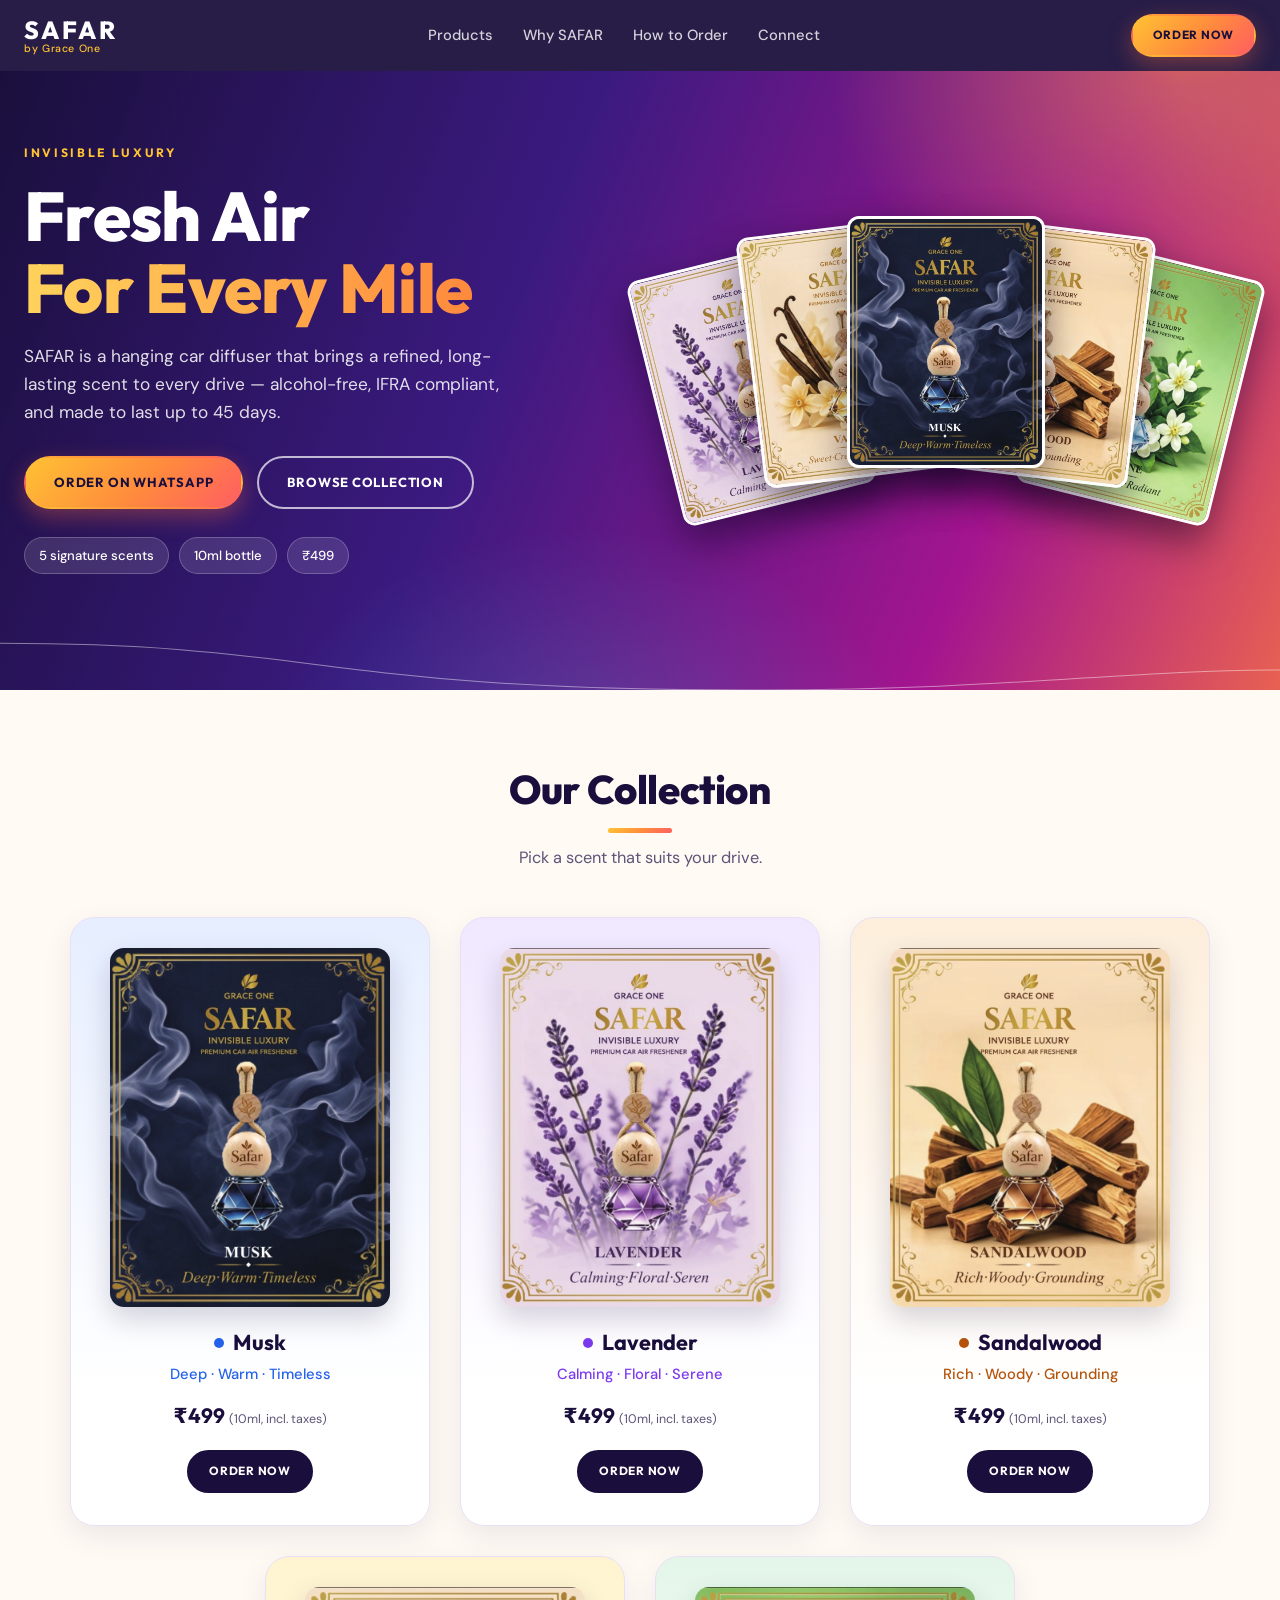
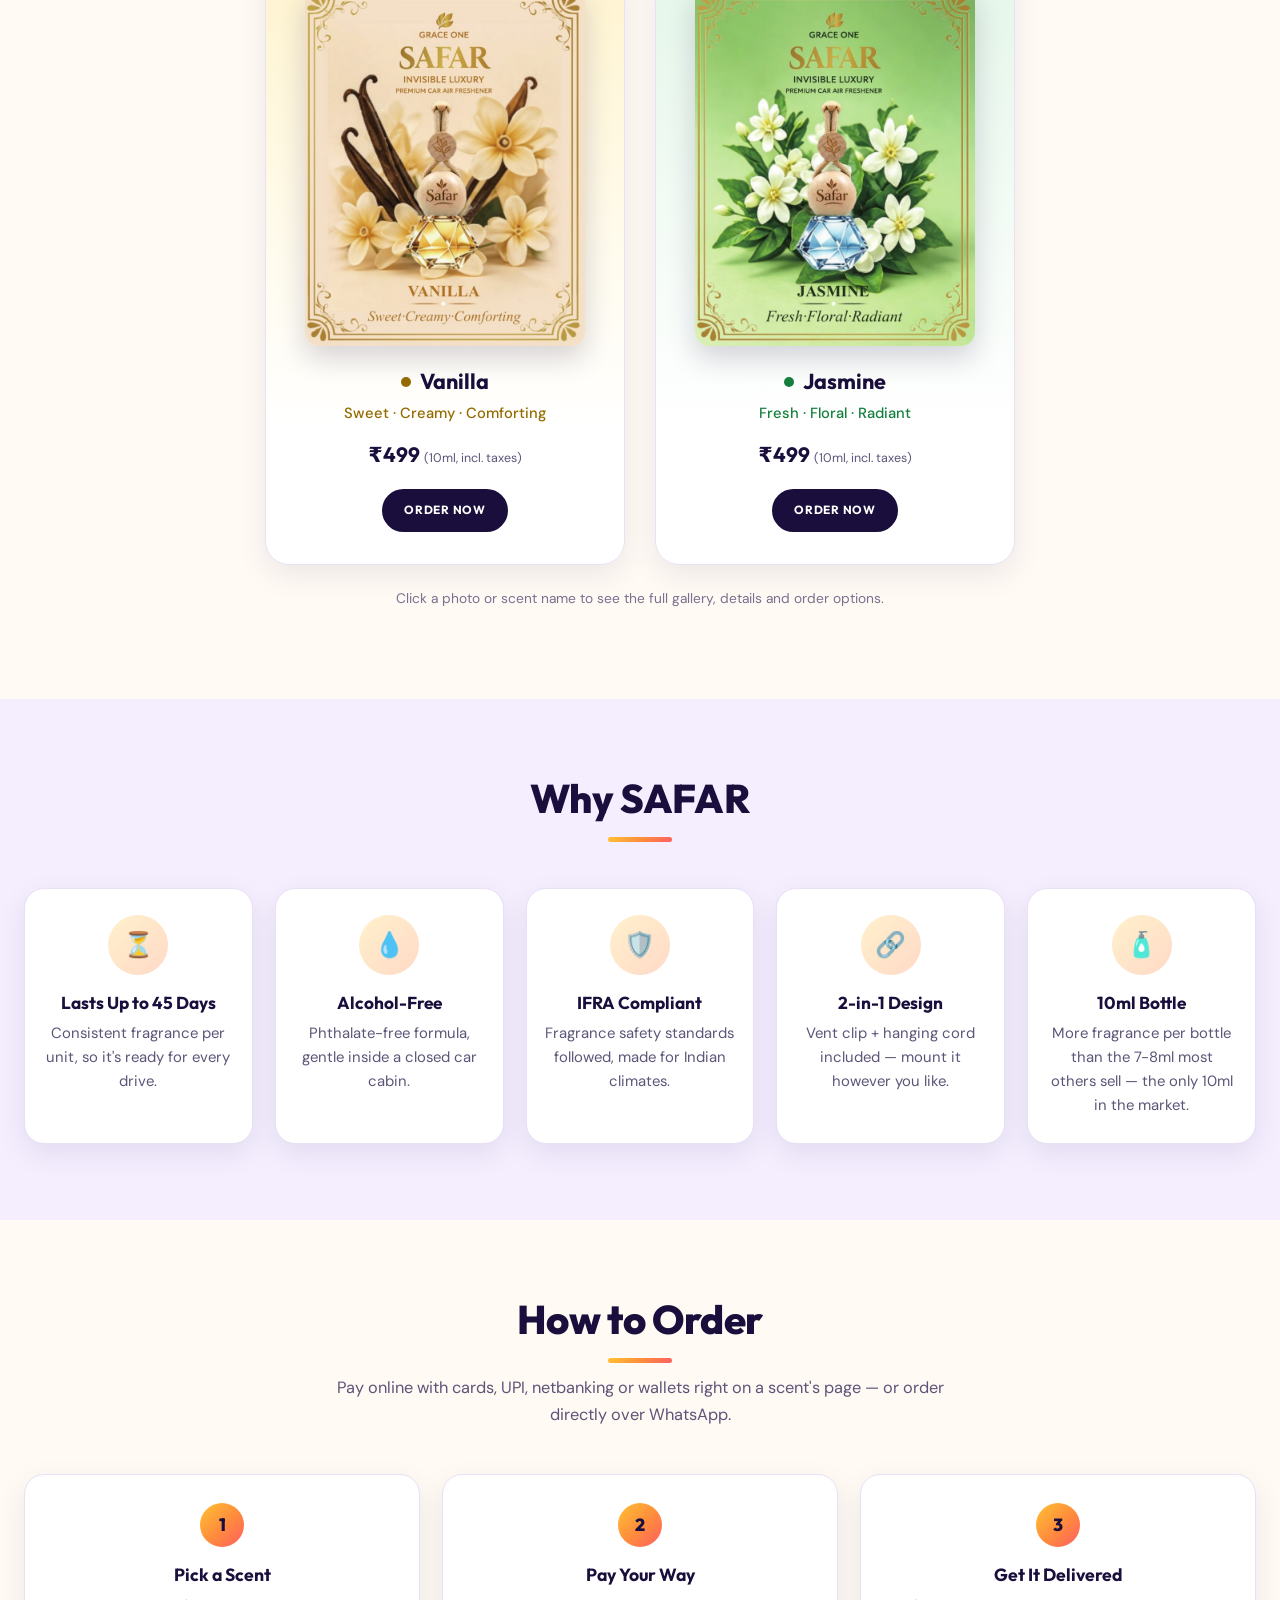
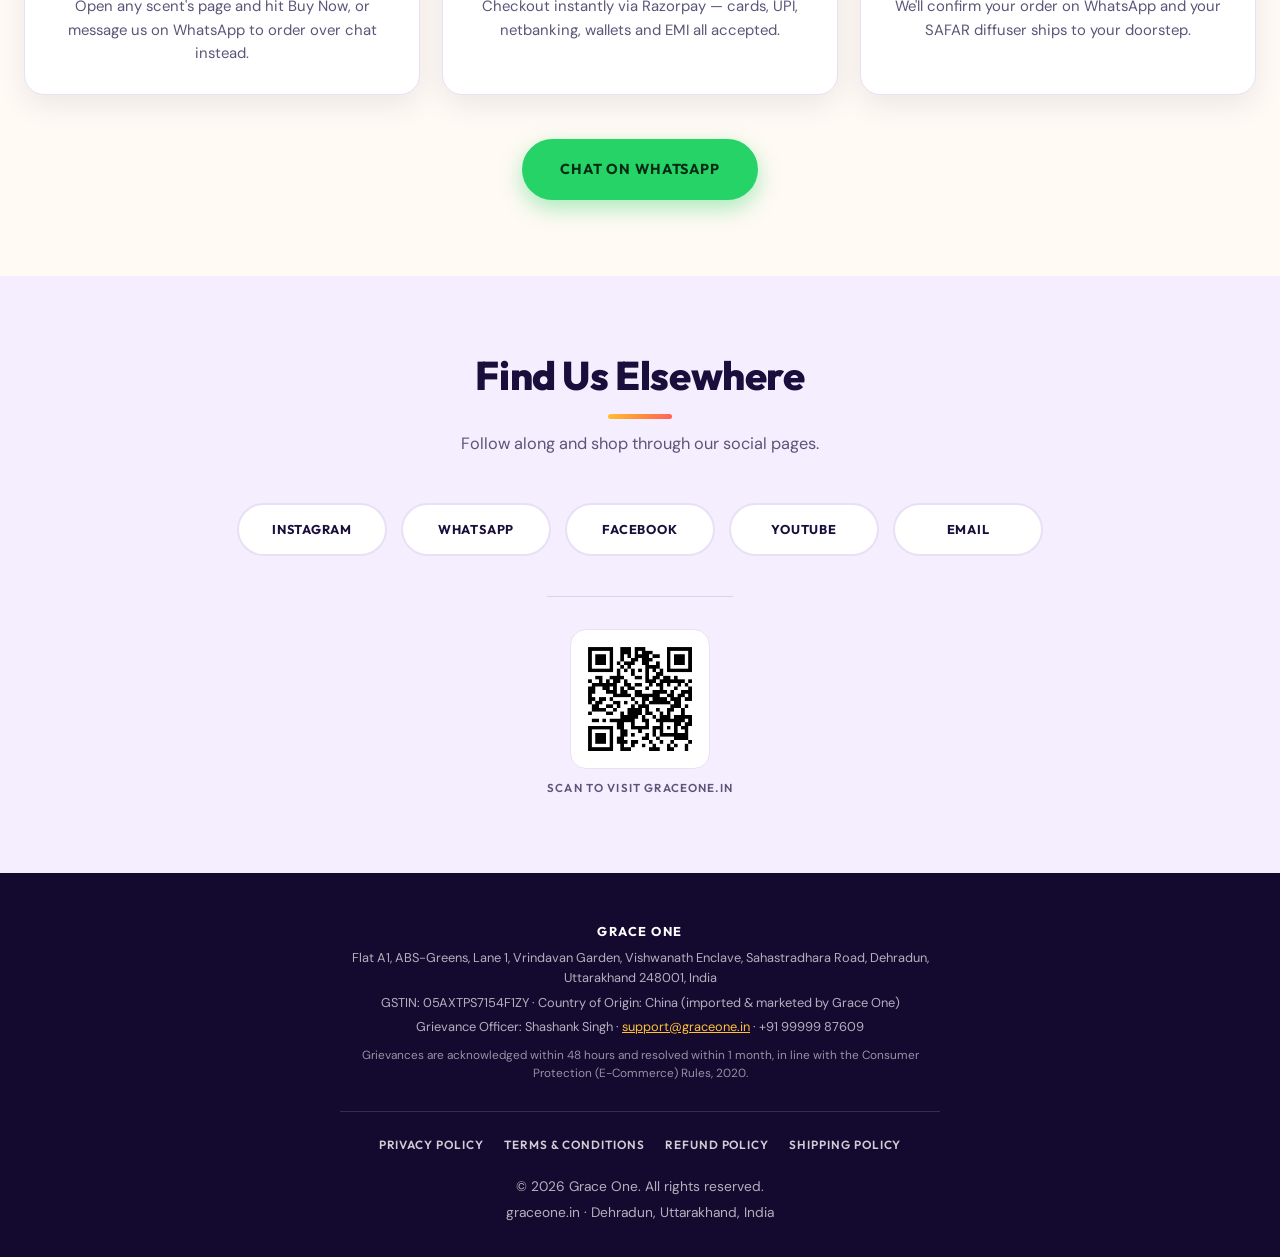
<file: index.html>
<!DOCTYPE html>
<html lang="en">
<head>
<meta charset="UTF-8" />
<meta name="viewport" content="width=device-width, initial-scale=1.0" />
<title>SAFAR by Grace One — Invisible Luxury Car Diffuser</title>
<meta name="description" content="SAFAR by Grace One — a premium hanging car diffuser. Alcohol-free, IFRA compliant, lasts up to 45 days. Buy online or order on WhatsApp." />

<!-- Open Graph / social share preview -->
<meta property="og:title" content="SAFAR by Grace One — Invisible Luxury Car Diffuser" />
<meta property="og:description" content="A premium hanging car diffuser. Alcohol-free, IFRA compliant, lasts up to 45 days. Buy online or order on WhatsApp." />
<meta property="og:type" content="website" />
<meta property="og:url" content="https://www.graceone.in/" />
<meta property="og:image" content="https://www.graceone.in/assets/og-cover.jpg" />
<meta name="twitter:card" content="summary_large_image" />

<link rel="icon" type="image/svg+xml" href="[data-uri]" />
<link rel="stylesheet" href="styles.css" />
<!-- Google tag (gtag.js) -->
<script async src="https://www.googletagmanager.com/gtag/js?id=G-F9NRMJYSCK"></script>
<script>
  window.dataLayer = window.dataLayer || [];
  function gtag(){dataLayer.push(arguments);}
  gtag('js', new Date());

  gtag('config', 'G-F9NRMJYSCK');
</script>
</head>
<body>

<header class="nav">
  <div class="container nav-inner">
    <a class="brand" href="#top">SAFAR <span class="brand-sub">by Grace One</span></a>
    <nav class="nav-links">
      <a href="#products">Products</a>
      <a href="#why">Why SAFAR</a>
      <a href="#order">How to Order</a>
      <a href="#connect">Connect</a>
    </nav>
    <a class="btn btn-small" href="#order">Order Now</a>
  </div>
</header>

<main>

  <section id="top" class="hero">
    <div class="container hero-inner">
      <div class="hero-copy">
        <p class="eyebrow">Invisible Luxury</p>
        <h1>Fresh Air<br /><span class="hl">For Every Mile</span></h1>
        <p class="hero-sub">
          SAFAR is a hanging car diffuser that brings a refined, long-lasting scent
          to every drive — alcohol-free, IFRA compliant, and made to last up to 45 days.
        </p>
        <div class="hero-actions">
          <a class="btn btn-primary" href="https://wa.me/919999987609?text=Hi%20Grace%20One!%20I'd%20like%20to%20order%20a%20SAFAR%20car%20diffuser." target="_blank" rel="noopener">Order on WhatsApp</a>
          <a class="btn btn-outline" href="#products">Browse Collection</a>
        </div>
        <ul class="hero-badges">
          <li>5 signature scents</li>
          <li>10ml bottle</li>
          <li>₹499</li>
        </ul>
      </div>
      <div class="hero-fan">
        <a class="fan-card" style="--i:-2;--z:1" href="lavender.html" target="_blank" rel="noopener"><img src="assets/product-lavender-cover.jpg" alt="SAFAR Lavender" width="700" height="896" /></a>
        <a class="fan-card" style="--i:-1;--z:2" href="vanilla.html" target="_blank" rel="noopener"><img src="assets/product-vanilla.jpg" alt="SAFAR Vanilla" width="700" height="896" /></a>
        <a class="fan-card" style="--i:0;--z:3" href="musk.html" target="_blank" rel="noopener"><img src="assets/product-musk.jpg" alt="SAFAR Musk" width="700" height="896" /></a>
        <a class="fan-card" style="--i:1;--z:2" href="sandalwood.html" target="_blank" rel="noopener"><img src="assets/product-sandalwood.jpg" alt="SAFAR Sandalwood" width="700" height="896" /></a>
        <a class="fan-card" style="--i:2;--z:1" href="jasmine.html" target="_blank" rel="noopener"><img src="assets/product-jasmine.jpg" alt="SAFAR Jasmine" width="700" height="896" /></a>
      </div>
    </div>
    <svg class="road" viewBox="0 0 1200 90" preserveAspectRatio="none" aria-hidden="true">
      <path d="M0,20 C300,20 300,90 700,90 C950,90 1050,60 1200,60" fill="none" stroke="rgba(255,255,255,0.45)" stroke-width="1.5" />
    </svg>
  </section>

  <section id="products" class="section">
    <div class="container">
      <h2>Our Collection</h2>
      <p class="section-sub">Pick a scent that suits your drive.</p>

      <div class="grid">
        <article class="card card--musk">
          <div class="product-gallery">
            <div class="gallery-main">
              <a class="gallery-main-link" href="musk.html" target="_blank" rel="noopener"><img class="gallery-main-img" src="assets/product-musk.jpg" alt="SAFAR Musk hanging car diffuser" loading="lazy" /></a>
              <div class="gallery-zoom-pane"></div>
            </div>
          </div>
          <h3><a class="card-title-link" href="musk.html" target="_blank" rel="noopener">Musk</a></h3>
          <p class="scent">Deep · Warm · Timeless</p>
          <p class="price">₹499 <span class="price-note">(10ml, incl. taxes)</span></p>
          <a class="btn btn-small btn-outline" href="musk.html" target="_blank" rel="noopener">Order Now</a>
        </article>

        <article class="card card--lavender">
          <div class="product-gallery">
            <div class="gallery-main">
              <a class="gallery-main-link" href="lavender.html" target="_blank" rel="noopener"><img class="gallery-main-img" src="assets/product-lavender-cover.jpg" alt="SAFAR Lavender hanging car diffuser" loading="lazy" /></a>
              <div class="gallery-zoom-pane"></div>
            </div>
          </div>
          <h3><a class="card-title-link" href="lavender.html" target="_blank" rel="noopener">Lavender</a></h3>
          <p class="scent">Calming · Floral · Serene</p>
          <p class="price">₹499 <span class="price-note">(10ml, incl. taxes)</span></p>
          <a class="btn btn-small btn-outline" href="lavender.html" target="_blank" rel="noopener">Order Now</a>
        </article>

        <article class="card card--sandalwood">
          <div class="product-gallery">
            <div class="gallery-main">
              <a class="gallery-main-link" href="sandalwood.html" target="_blank" rel="noopener"><img class="gallery-main-img" src="assets/product-sandalwood.jpg" alt="SAFAR Sandalwood hanging car diffuser" loading="lazy" /></a>
              <div class="gallery-zoom-pane"></div>
            </div>
          </div>
          <h3><a class="card-title-link" href="sandalwood.html" target="_blank" rel="noopener">Sandalwood</a></h3>
          <p class="scent">Rich · Woody · Grounding</p>
          <p class="price">₹499 <span class="price-note">(10ml, incl. taxes)</span></p>
          <a class="btn btn-small btn-outline" href="sandalwood.html" target="_blank" rel="noopener">Order Now</a>
        </article>

        <article class="card card--vanilla">
          <div class="product-gallery">
            <div class="gallery-main">
              <a class="gallery-main-link" href="vanilla.html" target="_blank" rel="noopener"><img class="gallery-main-img" src="assets/product-vanilla.jpg" alt="SAFAR Vanilla hanging car diffuser" loading="lazy" /></a>
              <div class="gallery-zoom-pane"></div>
            </div>
          </div>
          <h3><a class="card-title-link" href="vanilla.html" target="_blank" rel="noopener">Vanilla</a></h3>
          <p class="scent">Sweet · Creamy · Comforting</p>
          <p class="price">₹499 <span class="price-note">(10ml, incl. taxes)</span></p>
          <a class="btn btn-small btn-outline" href="vanilla.html" target="_blank" rel="noopener">Order Now</a>
        </article>

        <article class="card card--jasmine">
          <div class="product-gallery">
            <div class="gallery-main">
              <a class="gallery-main-link" href="jasmine.html" target="_blank" rel="noopener"><img class="gallery-main-img" src="assets/product-jasmine.jpg" alt="SAFAR Jasmine hanging car diffuser" loading="lazy" /></a>
              <div class="gallery-zoom-pane"></div>
            </div>
          </div>
          <h3><a class="card-title-link" href="jasmine.html" target="_blank" rel="noopener">Jasmine</a></h3>
          <p class="scent">Fresh · Floral · Radiant</p>
          <p class="price">₹499 <span class="price-note">(10ml, incl. taxes)</span></p>
          <a class="btn btn-small btn-outline" href="jasmine.html" target="_blank" rel="noopener">Order Now</a>
        </article>
      </div>

      <p class="note">Click a photo or scent name to see the full gallery, details and order options.</p>
    </div>
  </section>

  <section id="why" class="section section-alt">
    <div class="container">
      <h2>Why SAFAR</h2>
      <div class="grid grid-3">
        <div class="feature">
          <div class="feature-icon">⏳</div>
          <h3>Lasts Up to 45 Days</h3>
          <p>Consistent fragrance per unit, so it's ready for every drive.</p>
        </div>
        <div class="feature">
          <div class="feature-icon">💧</div>
          <h3>Alcohol-Free</h3>
          <p>Phthalate-free formula, gentle inside a closed car cabin.</p>
        </div>
        <div class="feature">
          <div class="feature-icon">🛡️</div>
          <h3>IFRA Compliant</h3>
          <p>Fragrance safety standards followed, made for Indian climates.</p>
        </div>
        <div class="feature">
          <div class="feature-icon">🔗</div>
          <h3>2-in-1 Design</h3>
          <p>Vent clip + hanging cord included — mount it however you like.</p>
        </div>
        <div class="feature">
          <div class="feature-icon">🧴</div>
          <h3>10ml Bottle</h3>
          <p>More fragrance per bottle than the 7-8ml most others sell — the only 10ml in the market.</p>
        </div>
      </div>
    </div>
  </section>

  <section id="order" class="section">
    <div class="container">
      <h2>How to Order</h2>
      <p class="section-sub">Pay online with cards, UPI, netbanking or wallets right on a scent's page — or order directly over WhatsApp.</p>

      <div class="grid grid-3">
        <div class="step">
          <div class="step-num">1</div>
          <h3>Pick a Scent</h3>
          <p>Open any scent's page and hit Buy Now, or message us on WhatsApp to order over chat instead.</p>
        </div>
        <div class="step">
          <div class="step-num">2</div>
          <h3>Pay Your Way</h3>
          <p>Checkout instantly via Razorpay — cards, UPI, netbanking, wallets and EMI all accepted.</p>
        </div>
        <div class="step">
          <div class="step-num">3</div>
          <h3>Get It Delivered</h3>
          <p>We'll confirm your order on WhatsApp and your SAFAR diffuser ships to your doorstep.</p>
        </div>
      </div>

      <div class="cta-block">
        <a class="btn btn-primary btn-large" id="whatsapp-cta" href="https://wa.me/919999987609?text=Hi%20Grace%20One!%20I'd%20like%20to%20order%20a%20SAFAR%20car%20diffuser." target="_blank" rel="noopener">
          Chat on WhatsApp
        </a>
      </div>
    </div>
  </section>

  <section id="connect" class="section section-alt">
    <div class="container connect">
      <h2>Find Us Elsewhere</h2>
      <p class="section-sub">Follow along and shop through our social pages.</p>
      <div class="social-links">
        <a class="social-btn" href="https://www.instagram.com/graceone.safar/" target="_blank" rel="noopener">Instagram</a>
        <a class="social-btn" href="https://wa.me/919999987609" target="_blank" rel="noopener">WhatsApp</a>
        <a class="social-btn" href="https://www.facebook.com/profile.php?id=61592650986600" target="_blank" rel="noopener">Facebook</a>
        <a class="social-btn" href="https://www.youtube.com/channel/UCAV5yrj9NtCjbIt9S1kWq0w" target="_blank" rel="noopener">YouTube</a>
        <a class="social-btn" href="mailto:support@graceone.in">Email</a>
      </div>
      <div class="qr-block">
        <img src="assets/qr-graceone.png" alt="QR code linking to graceone.in" width="140" height="140" />
        <p class="qr-caption">Scan to visit graceone.in</p>
      </div>
    </div>
  </section>

</main>

<footer class="footer">
  <div class="container footer-inner">
    <div class="footer-legal">
      <p class="footer-legal-name">GRACE ONE</p>
      <p>Flat A1, ABS-Greens, Lane 1, Vrindavan Garden, Vishwanath Enclave, Sahastradhara Road, Dehradun, Uttarakhand 248001, India</p>
      <p>GSTIN: 05AXTPS7154F1ZY &middot; Country of Origin: China (imported &amp; marketed by Grace One)</p>
      <p>Grievance Officer: Shashank Singh &middot; <a href="mailto:support@graceone.in">support@graceone.in</a> &middot; +91 99999 87609</p>
      <p class="footer-legal-note">Grievances are acknowledged within 48 hours and resolved within 1 month, in line with the Consumer Protection (E-Commerce) Rules, 2020.</p>
    </div>
    <nav class="footer-links">
      <a href="privacy-policy.html">Privacy Policy</a>
      <a href="terms.html">Terms &amp; Conditions</a>
      <a href="refund-policy.html">Refund Policy</a>
      <a href="shipping-policy.html">Shipping Policy</a>
    </nav>
    <p>&copy; <span id="year"></span> Grace One. All rights reserved.</p>
    <p class="footer-sub">graceone.in &middot; Dehradun, Uttarakhand, India</p>
  </div>
</footer>

<script src="script.js"></script>
</body>
</html>
</file>
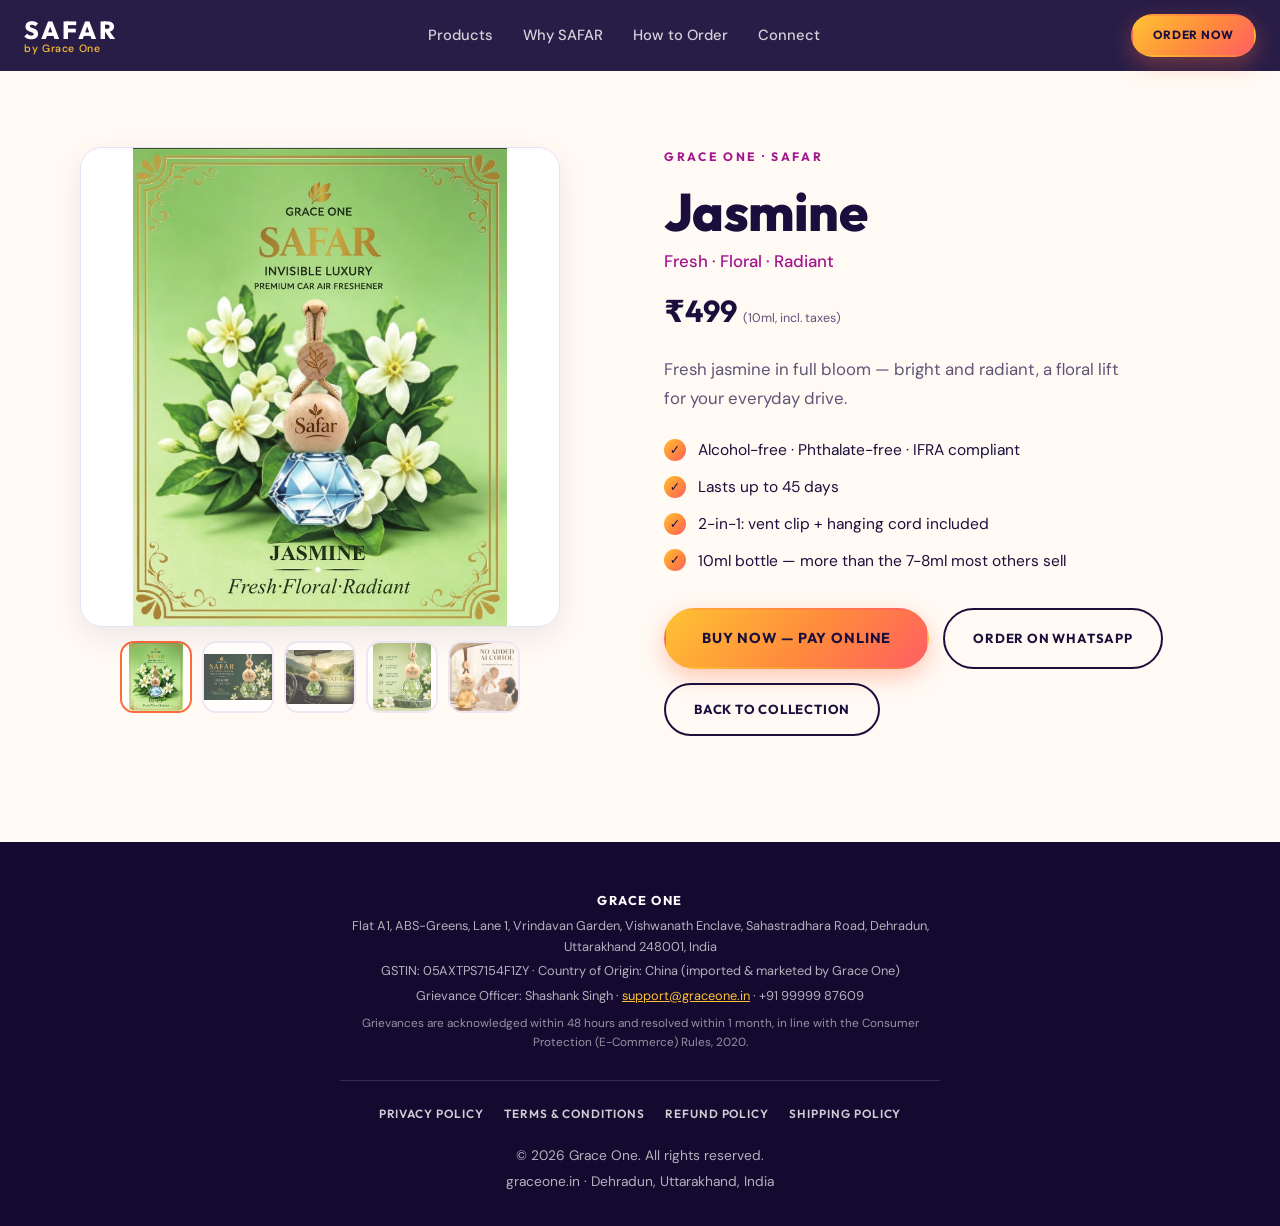
<file: jasmine.html>
<!DOCTYPE html>
<html lang="en">
<head>
<meta charset="UTF-8" />
<meta name="viewport" content="width=device-width, initial-scale=1.0" />
<title>SAFAR — Jasmine | Grace One</title>
<meta name="description" content="SAFAR Jasmine — Fresh · Floral · Radiant. Premium hanging car diffuser by Grace One. Alcohol-free, IFRA compliant, lasts up to 45 days." />

<meta property="og:title" content="SAFAR — Jasmine | Grace One" />
<meta property="og:description" content="SAFAR Jasmine — Fresh · Floral · Radiant. Buy online or order on WhatsApp." />
<meta property="og:type" content="product" />
<meta property="og:image" content="https://www.graceone.in/assets/product-jasmine.jpg" />
<meta name="twitter:card" content="summary_large_image" />

<link rel="icon" type="image/svg+xml" href="[data-uri]" />
<link rel="stylesheet" href="styles.css" />
<!-- Google tag (gtag.js) -->
<script async src="https://www.googletagmanager.com/gtag/js?id=G-F9NRMJYSCK"></script>
<script>
  window.dataLayer = window.dataLayer || [];
  function gtag(){dataLayer.push(arguments);}
  gtag('js', new Date());

  gtag('config', 'G-F9NRMJYSCK');
</script>
</head>
<body>

<header class="nav">
  <div class="container nav-inner">
    <a class="brand" href="index.html">SAFAR <span class="brand-sub">by Grace One</span></a>
    <nav class="nav-links">
      <a href="index.html#products">Products</a>
      <a href="index.html#why">Why SAFAR</a>
      <a href="index.html#order">How to Order</a>
      <a href="index.html#connect">Connect</a>
    </nav>
    <a class="btn btn-small" href="index.html#order">Order Now</a>
  </div>
</header>

<main>
  <section class="section product-page">
    <div class="container product-page-grid">
      <div class="product-gallery product-gallery--large">
                  <div class="gallery-main">
                    <img class="gallery-main-img" src="assets/product-jasmine.jpg" alt="SAFAR Jasmine hanging car diffuser" loading="lazy" />
                    <div class="gallery-zoom-pane"></div>
                  </div>
                  <div class="gallery-thumbs">
                    <img class="gallery-thumb active" src="assets/product-jasmine.jpg" data-full="assets/product-jasmine.jpg" alt="Jasmine packaging" />
                    <img class="gallery-thumb" src="assets/product-jasmine-green-hero.jpg" data-full="assets/product-jasmine-green-hero.jpg" alt="Jasmine bottle with jasmine bush" />
                    <img class="gallery-thumb" src="assets/product-jasmine-green-sunset.jpg" data-full="assets/product-jasmine-green-sunset.jpg" alt="Jasmine in the car at sunset" />
                    <img class="gallery-thumb" src="assets/product-jasmine-green-features.jpg" data-full="assets/product-jasmine-green-features.jpg" alt="SAFAR Jasmine features: lasts up to 45 days, alcohol-free, IFRA compliant" />
                    <img class="gallery-thumb" src="assets/product-trust-no-alcohol.jpg" data-full="assets/product-trust-no-alcohol.jpg" alt="Alcohol-free, mild fragrance, MSDS available" />
                  </div>
                </div>
      <div class="product-page-info">
        <p class="eyebrow">Grace One · SAFAR</p>
        <h1>Jasmine</h1>
        <p class="scent">Fresh · Floral · Radiant</p>
        <p class="price">₹499 <span class="price-note">(10ml, incl. taxes)</span></p>
        <p class="product-page-desc">Fresh jasmine in full bloom — bright and radiant, a floral lift for your everyday drive.</p>
        <ul class="product-page-facts">
          <li>Alcohol-free · Phthalate-free · IFRA compliant</li>
          <li>Lasts up to 45 days</li>
          <li>2-in-1: vent clip + hanging cord included</li>
          <li>10ml bottle — more than the 7-8ml most others sell</li>
        </ul>
        <div class="hero-actions">
          <button type="button" class="btn btn-primary btn-large" data-buy-now data-scent="Jasmine" data-wa-phone="919999987609" aria-expanded="false">Buy Now — Pay Online</button>
          <a class="btn btn-outline" href="https://wa.me/919999987609?text=Hi%20Grace%20One!%20I%27d%20like%20to%20order%20SAFAR%20Jasmine." target="_blank" rel="noopener">Order on WhatsApp</a>
          <a class="btn btn-outline" href="index.html#products">Back to Collection</a>
        </div>

        <form class="checkout-form" id="checkout-form" hidden>
          <h3>Shipping Details</h3>
          <label>Full Name
            <input type="text" name="name" autocomplete="name" required />
          </label>
          <label>Phone Number
            <input type="tel" name="phone" autocomplete="tel" inputmode="numeric" pattern="[0-9]{10}" placeholder="10-digit mobile number" required />
          </label>
          <label>Email (optional)
            <input type="email" name="email" autocomplete="email" />
          </label>
          <label>Full Address
            <textarea name="address" rows="2" required></textarea>
          </label>
          <div class="checkout-form-row">
            <label>Pincode
              <input type="text" name="pincode" inputmode="numeric" pattern="[0-9]{6}" required />
            </label>
            <label>Quantity
              <input type="number" name="quantity" min="1" max="10" value="1" required />
            </label>
          </div>
          <button type="submit" class="btn btn-primary">Proceed to Pay</button>
          <p class="checkout-note">You'll pay securely via Razorpay — cards, UPI, netbanking, wallets and EMI all accepted.</p>
        </form>
        <div class="checkout-status" id="checkout-status" hidden></div>
      </div>
    </div>
  </section>
</main>

<footer class="footer">
  <div class="container footer-inner">
    <div class="footer-legal">
      <p class="footer-legal-name">GRACE ONE</p>
      <p>Flat A1, ABS-Greens, Lane 1, Vrindavan Garden, Vishwanath Enclave, Sahastradhara Road, Dehradun, Uttarakhand 248001, India</p>
      <p>GSTIN: 05AXTPS7154F1ZY &middot; Country of Origin: China (imported &amp; marketed by Grace One)</p>
      <p>Grievance Officer: Shashank Singh &middot; <a href="mailto:support@graceone.in">support@graceone.in</a> &middot; +91 99999 87609</p>
      <p class="footer-legal-note">Grievances are acknowledged within 48 hours and resolved within 1 month, in line with the Consumer Protection (E-Commerce) Rules, 2020.</p>
    </div>
    <nav class="footer-links">
      <a href="privacy-policy.html">Privacy Policy</a>
      <a href="terms.html">Terms &amp; Conditions</a>
      <a href="refund-policy.html">Refund Policy</a>
      <a href="shipping-policy.html">Shipping Policy</a>
    </nav>
    <p>&copy; <span id="year"></span> Grace One. All rights reserved.</p>
    <p class="footer-sub">graceone.in &middot; Dehradun, Uttarakhand, India</p>
  </div>
</footer>

<script src="https://checkout.razorpay.com/v1/checkout.js"></script>
<script src="script.js"></script>
</body>
</html>
</file>
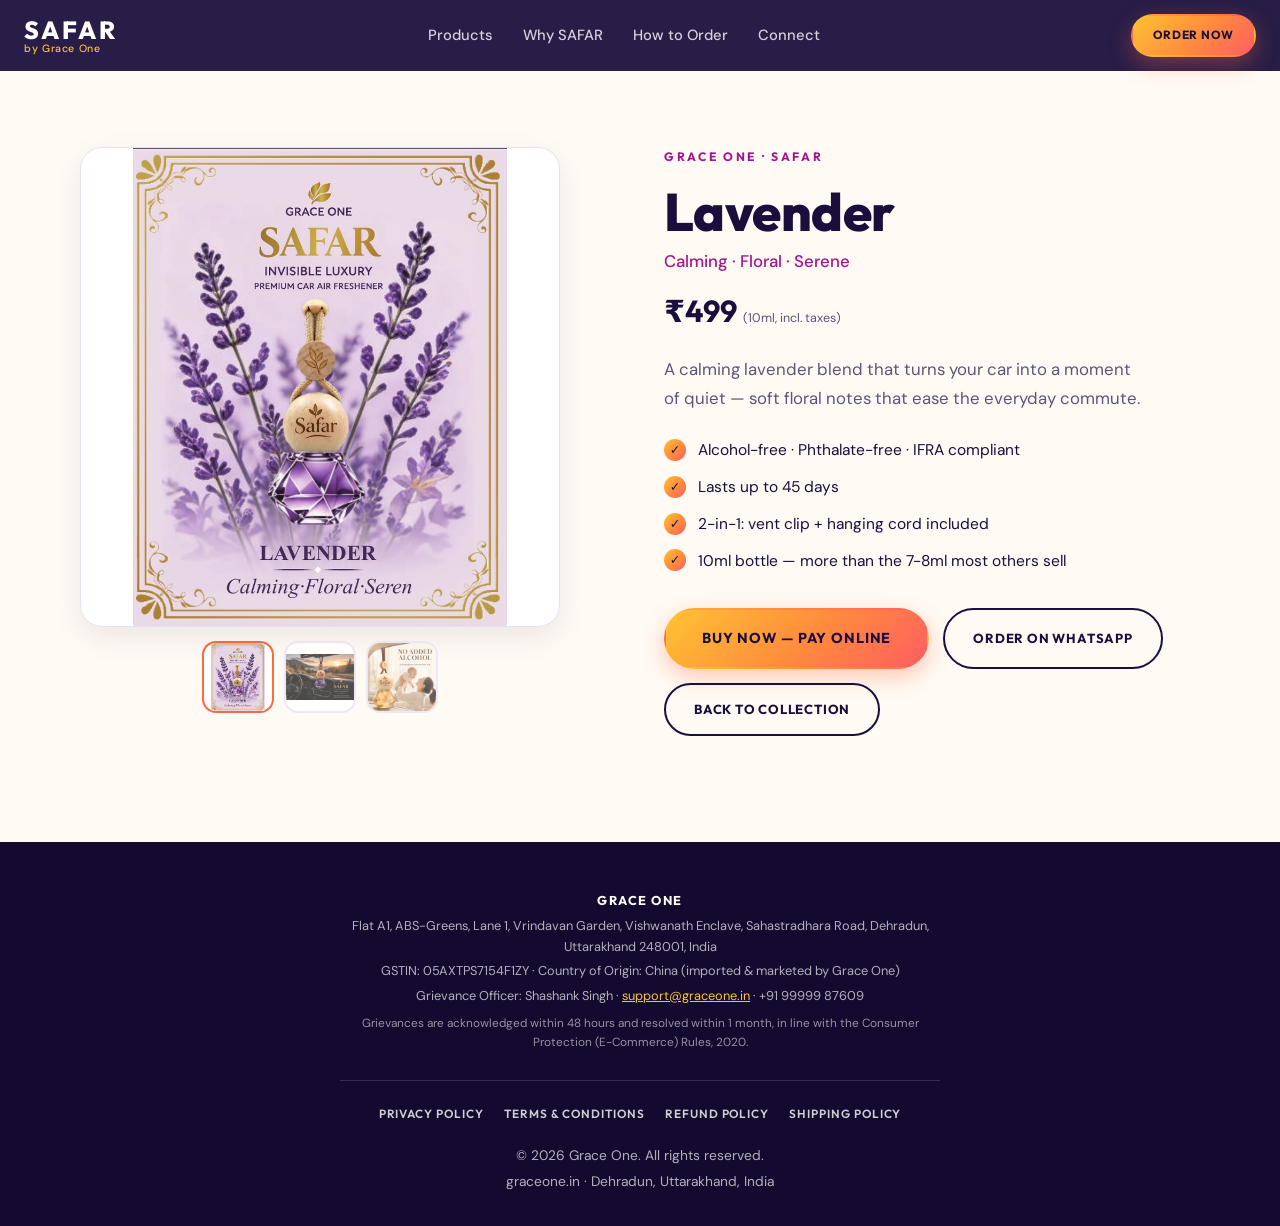
<file: lavender.html>
<!DOCTYPE html>
<html lang="en">
<head>
<meta charset="UTF-8" />
<meta name="viewport" content="width=device-width, initial-scale=1.0" />
<title>SAFAR — Lavender | Grace One</title>
<meta name="description" content="SAFAR Lavender — Calming · Floral · Serene. Premium hanging car diffuser by Grace One. Alcohol-free, IFRA compliant, lasts up to 45 days." />

<meta property="og:title" content="SAFAR — Lavender | Grace One" />
<meta property="og:description" content="SAFAR Lavender — Calming · Floral · Serene. Buy online or order on WhatsApp." />
<meta property="og:type" content="product" />
<meta property="og:image" content="https://www.graceone.in/assets/product-lavender-cover.jpg" />
<meta name="twitter:card" content="summary_large_image" />

<link rel="icon" type="image/svg+xml" href="[data-uri]" />
<link rel="stylesheet" href="styles.css" />
<!-- Google tag (gtag.js) -->
<script async src="https://www.googletagmanager.com/gtag/js?id=G-F9NRMJYSCK"></script>
<script>
  window.dataLayer = window.dataLayer || [];
  function gtag(){dataLayer.push(arguments);}
  gtag('js', new Date());

  gtag('config', 'G-F9NRMJYSCK');
</script>
</head>
<body>

<header class="nav">
  <div class="container nav-inner">
    <a class="brand" href="index.html">SAFAR <span class="brand-sub">by Grace One</span></a>
    <nav class="nav-links">
      <a href="index.html#products">Products</a>
      <a href="index.html#why">Why SAFAR</a>
      <a href="index.html#order">How to Order</a>
      <a href="index.html#connect">Connect</a>
    </nav>
    <a class="btn btn-small" href="index.html#order">Order Now</a>
  </div>
</header>

<main>
  <section class="section product-page">
    <div class="container product-page-grid">
      <div class="product-gallery product-gallery--large">
                  <div class="gallery-main">
                    <img class="gallery-main-img" src="assets/product-lavender-cover.jpg" alt="SAFAR Lavender hanging car diffuser" loading="lazy" />
                    <div class="gallery-zoom-pane"></div>
                  </div>
                  <div class="gallery-thumbs">
                    <img class="gallery-thumb active" src="assets/product-lavender-cover.jpg" data-full="assets/product-lavender-cover.jpg" alt="Lavender packaging cover" />
                    <img class="gallery-thumb" src="assets/product-lavender-lifestyle.jpg" data-full="assets/product-lavender-lifestyle.jpg" alt="Lavender in the car at sunset" />
                    <img class="gallery-thumb" src="assets/product-trust-no-alcohol.jpg" data-full="assets/product-trust-no-alcohol.jpg" alt="Alcohol-free, mild fragrance, MSDS available" />
                  </div>
                </div>
      <div class="product-page-info">
        <p class="eyebrow">Grace One · SAFAR</p>
        <h1>Lavender</h1>
        <p class="scent">Calming · Floral · Serene</p>
        <p class="price">₹499 <span class="price-note">(10ml, incl. taxes)</span></p>
        <p class="product-page-desc">A calming lavender blend that turns your car into a moment of quiet — soft floral notes that ease the everyday commute.</p>
        <ul class="product-page-facts">
          <li>Alcohol-free · Phthalate-free · IFRA compliant</li>
          <li>Lasts up to 45 days</li>
          <li>2-in-1: vent clip + hanging cord included</li>
          <li>10ml bottle — more than the 7-8ml most others sell</li>
        </ul>
        <div class="hero-actions">
          <button type="button" class="btn btn-primary btn-large" data-buy-now data-scent="Lavender" data-wa-phone="919999987609" aria-expanded="false">Buy Now — Pay Online</button>
          <a class="btn btn-outline" href="https://wa.me/919999987609?text=Hi%20Grace%20One!%20I%27d%20like%20to%20order%20SAFAR%20Lavender." target="_blank" rel="noopener">Order on WhatsApp</a>
          <a class="btn btn-outline" href="index.html#products">Back to Collection</a>
        </div>

        <form class="checkout-form" id="checkout-form" hidden>
          <h3>Shipping Details</h3>
          <label>Full Name
            <input type="text" name="name" autocomplete="name" required />
          </label>
          <label>Phone Number
            <input type="tel" name="phone" autocomplete="tel" inputmode="numeric" pattern="[0-9]{10}" placeholder="10-digit mobile number" required />
          </label>
          <label>Email (optional)
            <input type="email" name="email" autocomplete="email" />
          </label>
          <label>Full Address
            <textarea name="address" rows="2" required></textarea>
          </label>
          <div class="checkout-form-row">
            <label>Pincode
              <input type="text" name="pincode" inputmode="numeric" pattern="[0-9]{6}" required />
            </label>
            <label>Quantity
              <input type="number" name="quantity" min="1" max="10" value="1" required />
            </label>
          </div>
          <button type="submit" class="btn btn-primary">Proceed to Pay</button>
          <p class="checkout-note">You'll pay securely via Razorpay — cards, UPI, netbanking, wallets and EMI all accepted.</p>
        </form>
        <div class="checkout-status" id="checkout-status" hidden></div>
      </div>
    </div>
  </section>
</main>

<footer class="footer">
  <div class="container footer-inner">
    <div class="footer-legal">
      <p class="footer-legal-name">GRACE ONE</p>
      <p>Flat A1, ABS-Greens, Lane 1, Vrindavan Garden, Vishwanath Enclave, Sahastradhara Road, Dehradun, Uttarakhand 248001, India</p>
      <p>GSTIN: 05AXTPS7154F1ZY &middot; Country of Origin: China (imported &amp; marketed by Grace One)</p>
      <p>Grievance Officer: Shashank Singh &middot; <a href="mailto:support@graceone.in">support@graceone.in</a> &middot; +91 99999 87609</p>
      <p class="footer-legal-note">Grievances are acknowledged within 48 hours and resolved within 1 month, in line with the Consumer Protection (E-Commerce) Rules, 2020.</p>
    </div>
    <nav class="footer-links">
      <a href="privacy-policy.html">Privacy Policy</a>
      <a href="terms.html">Terms &amp; Conditions</a>
      <a href="refund-policy.html">Refund Policy</a>
      <a href="shipping-policy.html">Shipping Policy</a>
    </nav>
    <p>&copy; <span id="year"></span> Grace One. All rights reserved.</p>
    <p class="footer-sub">graceone.in &middot; Dehradun, Uttarakhand, India</p>
  </div>
</footer>

<script src="https://checkout.razorpay.com/v1/checkout.js"></script>
<script src="script.js"></script>
</body>
</html>
</file>
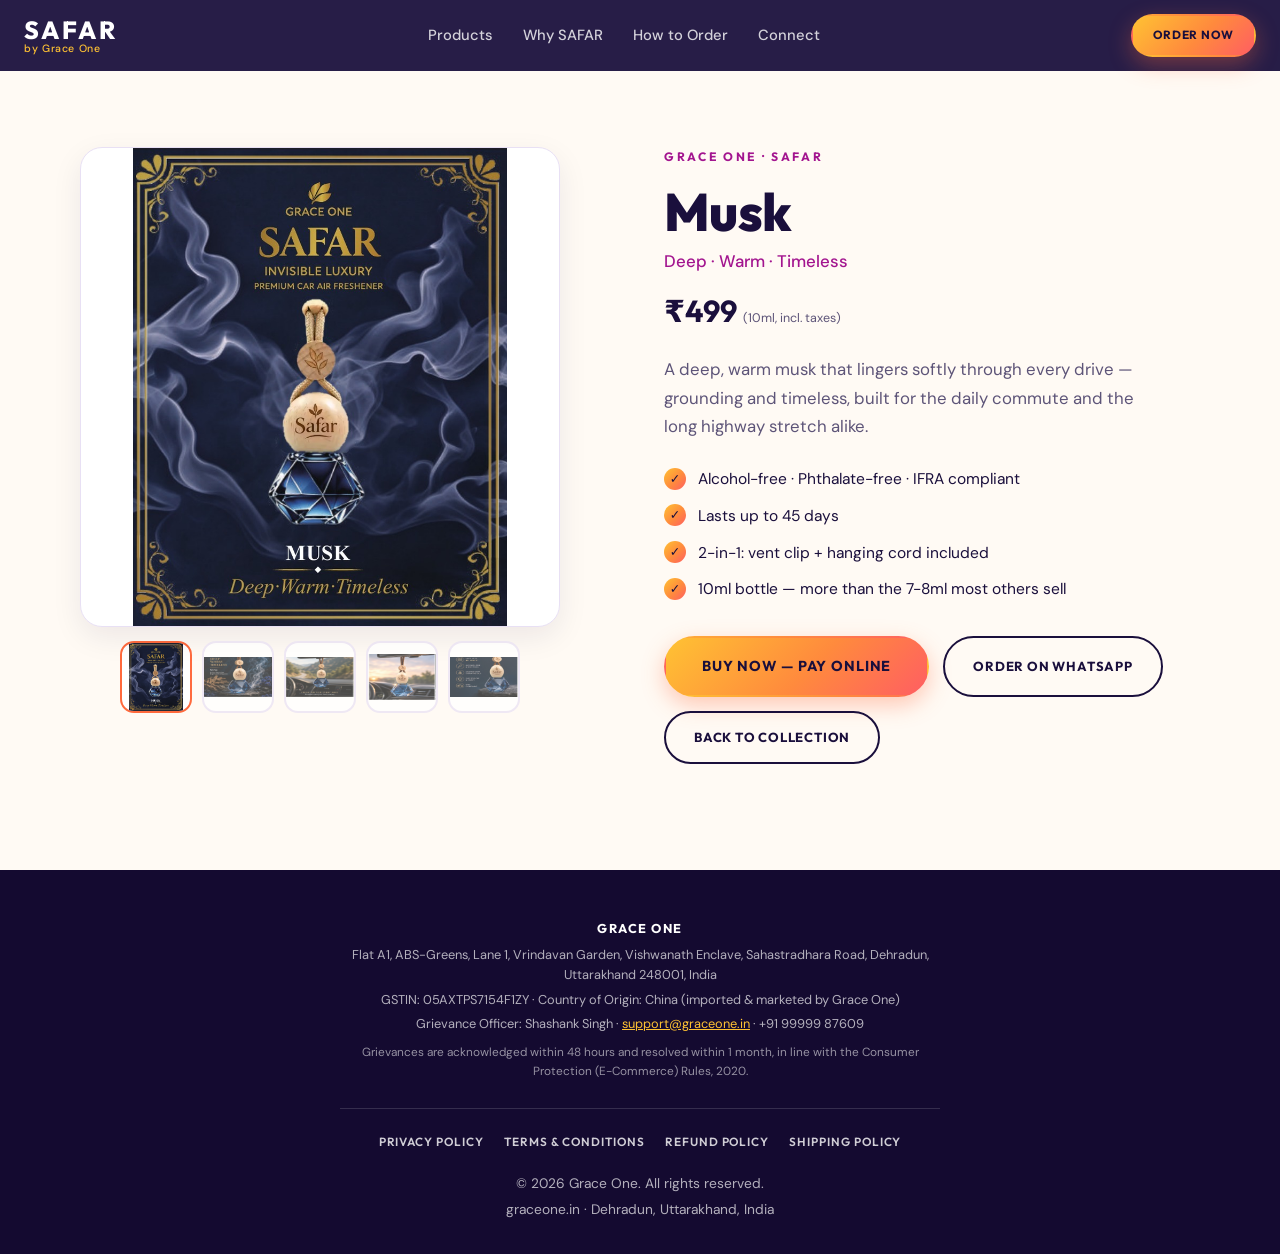
<file: musk.html>
<!DOCTYPE html>
<html lang="en">
<head>
<meta charset="UTF-8" />
<meta name="viewport" content="width=device-width, initial-scale=1.0" />
<title>SAFAR — Musk | Grace One</title>
<meta name="description" content="SAFAR Musk — Deep · Warm · Timeless. Premium hanging car diffuser by Grace One. Alcohol-free, IFRA compliant, lasts up to 45 days." />

<meta property="og:title" content="SAFAR — Musk | Grace One" />
<meta property="og:description" content="SAFAR Musk — Deep · Warm · Timeless. Buy online or order on WhatsApp." />
<meta property="og:type" content="product" />
<meta property="og:image" content="https://www.graceone.in/assets/product-musk.jpg" />
<meta name="twitter:card" content="summary_large_image" />

<link rel="icon" type="image/svg+xml" href="[data-uri]" />
<link rel="stylesheet" href="styles.css" />
<!-- Google tag (gtag.js) -->
<script async src="https://www.googletagmanager.com/gtag/js?id=G-F9NRMJYSCK"></script>
<script>
  window.dataLayer = window.dataLayer || [];
  function gtag(){dataLayer.push(arguments);}
  gtag('js', new Date());

  gtag('config', 'G-F9NRMJYSCK');
</script>
</head>
<body>

<header class="nav">
  <div class="container nav-inner">
    <a class="brand" href="index.html">SAFAR <span class="brand-sub">by Grace One</span></a>
    <nav class="nav-links">
      <a href="index.html#products">Products</a>
      <a href="index.html#why">Why SAFAR</a>
      <a href="index.html#order">How to Order</a>
      <a href="index.html#connect">Connect</a>
    </nav>
    <a class="btn btn-small" href="index.html#order">Order Now</a>
  </div>
</header>

<main>
  <section class="section product-page">
    <div class="container product-page-grid">
      <div class="product-gallery product-gallery--large">
                  <div class="gallery-main">
                    <img class="gallery-main-img" src="assets/product-musk.jpg" alt="SAFAR Musk hanging car diffuser" loading="lazy" />
                    <div class="gallery-zoom-pane"></div>
                  </div>
                  <div class="gallery-thumbs">
                    <img class="gallery-thumb active" src="assets/product-musk.jpg" data-full="assets/product-musk.jpg" alt="Musk packaging" />
                    <img class="gallery-thumb" src="assets/product-musk-hero.jpg" data-full="assets/product-musk-hero.jpg" alt="Musk bottle with sandalwood and smoke" />
                    <img class="gallery-thumb" src="assets/product-musk-lifestyle.jpg" data-full="assets/product-musk-lifestyle.jpg" alt="Musk in the car on a mountain drive" />
                    <img class="gallery-thumb" src="assets/product-musk-sunset.jpg" data-full="assets/product-musk-sunset.jpg" alt="Musk in the car at sunset" />
                    <img class="gallery-thumb" src="assets/product-musk-features.jpg" data-full="assets/product-musk-features.jpg" alt="SAFAR Musk features: lasts up to 45 days, alcohol-free, IFRA compliant" />
                  </div>
                </div>
      <div class="product-page-info">
        <p class="eyebrow">Grace One · SAFAR</p>
        <h1>Musk</h1>
        <p class="scent">Deep · Warm · Timeless</p>
        <p class="price">₹499 <span class="price-note">(10ml, incl. taxes)</span></p>
        <p class="product-page-desc">A deep, warm musk that lingers softly through every drive — grounding and timeless, built for the daily commute and the long highway stretch alike.</p>
        <ul class="product-page-facts">
          <li>Alcohol-free · Phthalate-free · IFRA compliant</li>
          <li>Lasts up to 45 days</li>
          <li>2-in-1: vent clip + hanging cord included</li>
          <li>10ml bottle — more than the 7-8ml most others sell</li>
        </ul>
        <div class="hero-actions">
          <button type="button" class="btn btn-primary btn-large" data-buy-now data-scent="Musk" data-wa-phone="919999987609" aria-expanded="false">Buy Now — Pay Online</button>
          <a class="btn btn-outline" href="https://wa.me/919999987609?text=Hi%20Grace%20One!%20I%27d%20like%20to%20order%20SAFAR%20Musk." target="_blank" rel="noopener">Order on WhatsApp</a>
          <a class="btn btn-outline" href="index.html#products">Back to Collection</a>
        </div>

        <form class="checkout-form" id="checkout-form" hidden>
          <h3>Shipping Details</h3>
          <label>Full Name
            <input type="text" name="name" autocomplete="name" required />
          </label>
          <label>Phone Number
            <input type="tel" name="phone" autocomplete="tel" inputmode="numeric" pattern="[0-9]{10}" placeholder="10-digit mobile number" required />
          </label>
          <label>Email (optional)
            <input type="email" name="email" autocomplete="email" />
          </label>
          <label>Full Address
            <textarea name="address" rows="2" required></textarea>
          </label>
          <div class="checkout-form-row">
            <label>Pincode
              <input type="text" name="pincode" inputmode="numeric" pattern="[0-9]{6}" required />
            </label>
            <label>Quantity
              <input type="number" name="quantity" min="1" max="10" value="1" required />
            </label>
          </div>
          <button type="submit" class="btn btn-primary">Proceed to Pay</button>
          <p class="checkout-note">You'll pay securely via Razorpay — cards, UPI, netbanking, wallets and EMI all accepted.</p>
        </form>
        <div class="checkout-status" id="checkout-status" hidden></div>
      </div>
    </div>
  </section>
</main>

<footer class="footer">
  <div class="container footer-inner">
    <div class="footer-legal">
      <p class="footer-legal-name">GRACE ONE</p>
      <p>Flat A1, ABS-Greens, Lane 1, Vrindavan Garden, Vishwanath Enclave, Sahastradhara Road, Dehradun, Uttarakhand 248001, India</p>
      <p>GSTIN: 05AXTPS7154F1ZY &middot; Country of Origin: China (imported &amp; marketed by Grace One)</p>
      <p>Grievance Officer: Shashank Singh &middot; <a href="mailto:support@graceone.in">support@graceone.in</a> &middot; +91 99999 87609</p>
      <p class="footer-legal-note">Grievances are acknowledged within 48 hours and resolved within 1 month, in line with the Consumer Protection (E-Commerce) Rules, 2020.</p>
    </div>
    <nav class="footer-links">
      <a href="privacy-policy.html">Privacy Policy</a>
      <a href="terms.html">Terms &amp; Conditions</a>
      <a href="refund-policy.html">Refund Policy</a>
      <a href="shipping-policy.html">Shipping Policy</a>
    </nav>
    <p>&copy; <span id="year"></span> Grace One. All rights reserved.</p>
    <p class="footer-sub">graceone.in &middot; Dehradun, Uttarakhand, India</p>
  </div>
</footer>

<script src="https://checkout.razorpay.com/v1/checkout.js"></script>
<script src="script.js"></script>
</body>
</html>
</file>
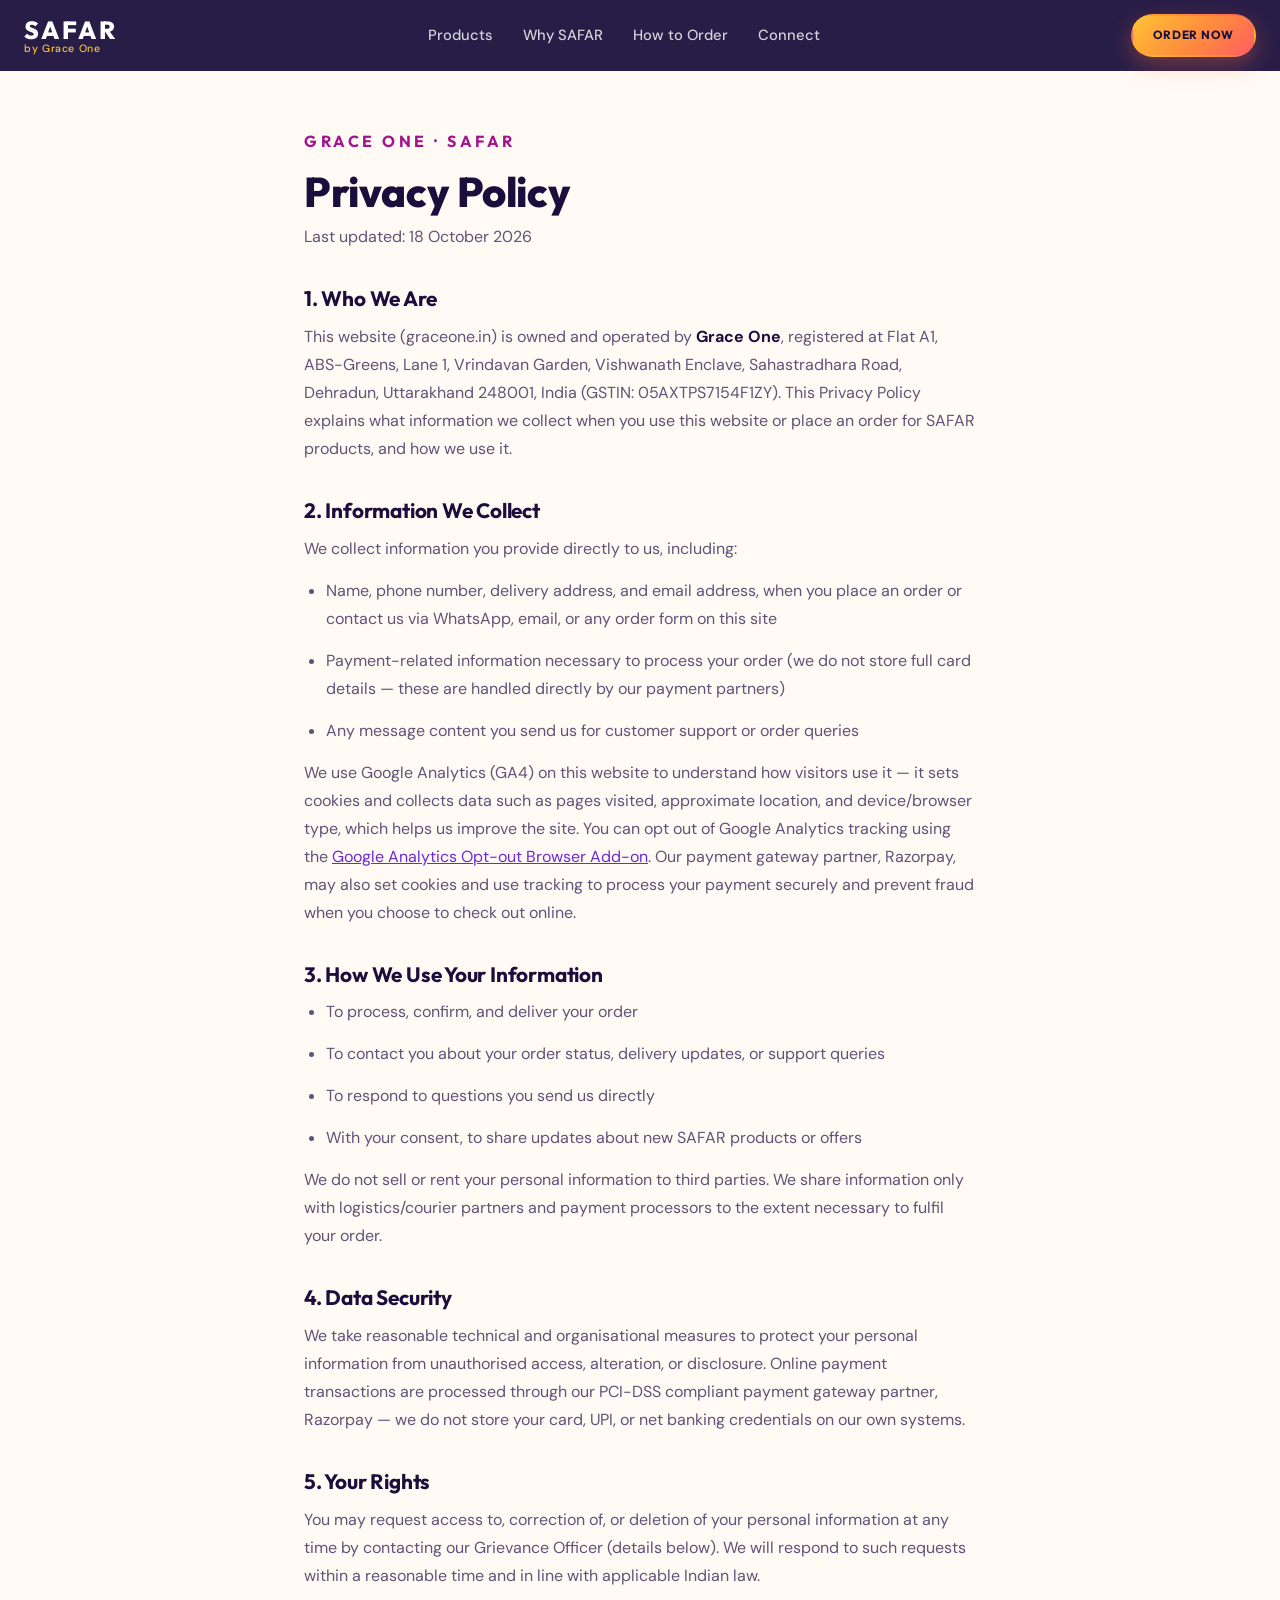
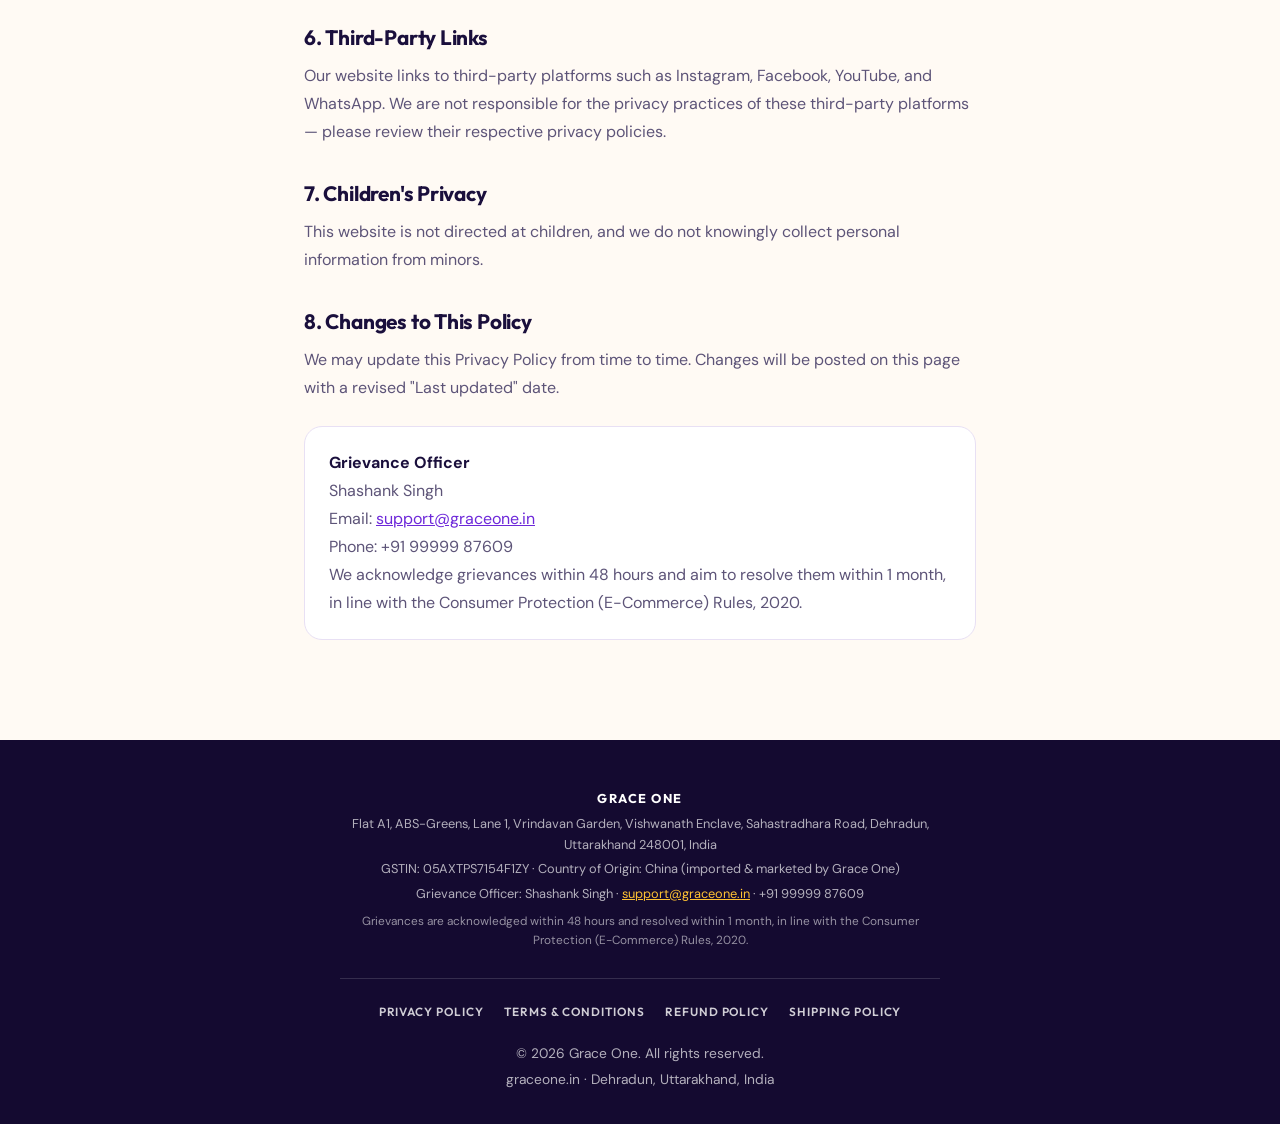
<file: privacy-policy.html>
<!DOCTYPE html>
<html lang="en">
<head>
<meta charset="UTF-8" />
<meta name="viewport" content="width=device-width, initial-scale=1.0" />
<title>Privacy Policy | Grace One</title>
<meta name="description" content="How Grace One collects, uses, and protects your personal information when you shop SAFAR car diffusers." />
<link rel="icon" type="image/svg+xml" href="[data-uri]" />
<link rel="stylesheet" href="styles.css" />
<!-- Google tag (gtag.js) -->
<script async src="https://www.googletagmanager.com/gtag/js?id=G-F9NRMJYSCK"></script>
<script>
  window.dataLayer = window.dataLayer || [];
  function gtag(){dataLayer.push(arguments);}
  gtag('js', new Date());

  gtag('config', 'G-F9NRMJYSCK');
</script>
</head>
<body>

<header class="nav">
  <div class="container nav-inner">
    <a class="brand" href="index.html">SAFAR <span class="brand-sub">by Grace One</span></a>
    <nav class="nav-links">
      <a href="index.html#products">Products</a>
      <a href="index.html#why">Why SAFAR</a>
      <a href="index.html#order">How to Order</a>
      <a href="index.html#connect">Connect</a>
    </nav>
    <a class="btn btn-small" href="index.html#order">Order Now</a>
  </div>
</header>

<main>
  <section class="section legal-page">
    <div class="container legal-content">
      <p class="eyebrow">Grace One · SAFAR</p>
      <h1>Privacy Policy</h1>
      <p class="legal-updated">Last updated: 18 October 2026</p>

      <h2>1. Who We Are</h2>
      <p>This website (graceone.in) is owned and operated by <strong>Grace One</strong>, registered at Flat A1, ABS-Greens, Lane 1, Vrindavan Garden, Vishwanath Enclave, Sahastradhara Road, Dehradun, Uttarakhand 248001, India (GSTIN: 05AXTPS7154F1ZY). This Privacy Policy explains what information we collect when you use this website or place an order for SAFAR products, and how we use it.</p>

      <h2>2. Information We Collect</h2>
      <p>We collect information you provide directly to us, including:</p>
      <ul>
        <li>Name, phone number, delivery address, and email address, when you place an order or contact us via WhatsApp, email, or any order form on this site</li>
        <li>Payment-related information necessary to process your order (we do not store full card details — these are handled directly by our payment partners)</li>
        <li>Any message content you send us for customer support or order queries</li>
      </ul>
      <p>We use Google Analytics (GA4) on this website to understand how visitors use it — it sets cookies and collects data such as pages visited, approximate location, and device/browser type, which helps us improve the site. You can opt out of Google Analytics tracking using the <a href="https://tools.google.com/dlpage/gaoptout" target="_blank" rel="noopener">Google Analytics Opt-out Browser Add-on</a>. Our payment gateway partner, Razorpay, may also set cookies and use tracking to process your payment securely and prevent fraud when you choose to check out online.</p>

      <h2>3. How We Use Your Information</h2>
      <ul>
        <li>To process, confirm, and deliver your order</li>
        <li>To contact you about your order status, delivery updates, or support queries</li>
        <li>To respond to questions you send us directly</li>
        <li>With your consent, to share updates about new SAFAR products or offers</li>
      </ul>
      <p>We do not sell or rent your personal information to third parties. We share information only with logistics/courier partners and payment processors to the extent necessary to fulfil your order.</p>

      <h2>4. Data Security</h2>
      <p>We take reasonable technical and organisational measures to protect your personal information from unauthorised access, alteration, or disclosure. Online payment transactions are processed through our PCI-DSS compliant payment gateway partner, Razorpay — we do not store your card, UPI, or net banking credentials on our own systems.</p>

      <h2>5. Your Rights</h2>
      <p>You may request access to, correction of, or deletion of your personal information at any time by contacting our Grievance Officer (details below). We will respond to such requests within a reasonable time and in line with applicable Indian law.</p>

      <h2>6. Third-Party Links</h2>
      <p>Our website links to third-party platforms such as Instagram, Facebook, YouTube, and WhatsApp. We are not responsible for the privacy practices of these third-party platforms — please review their respective privacy policies.</p>

      <h2>7. Children's Privacy</h2>
      <p>This website is not directed at children, and we do not knowingly collect personal information from minors.</p>

      <h2>8. Changes to This Policy</h2>
      <p>We may update this Privacy Policy from time to time. Changes will be posted on this page with a revised "Last updated" date.</p>

      <div class="legal-box">
        <p><strong>Grievance Officer</strong><br />
        Shashank Singh<br />
        Email: <a href="mailto:support@graceone.in">support@graceone.in</a><br />
        Phone: +91 99999 87609<br />
        We acknowledge grievances within 48 hours and aim to resolve them within 1 month, in line with the Consumer Protection (E-Commerce) Rules, 2020.</p>
      </div>

    </div>
  </section>
</main>

<footer class="footer">
  <div class="container footer-inner">
    <div class="footer-legal">
      <p class="footer-legal-name">GRACE ONE</p>
      <p>Flat A1, ABS-Greens, Lane 1, Vrindavan Garden, Vishwanath Enclave, Sahastradhara Road, Dehradun, Uttarakhand 248001, India</p>
      <p>GSTIN: 05AXTPS7154F1ZY &middot; Country of Origin: China (imported &amp; marketed by Grace One)</p>
      <p>Grievance Officer: Shashank Singh &middot; <a href="mailto:support@graceone.in">support@graceone.in</a> &middot; +91 99999 87609</p>
      <p class="footer-legal-note">Grievances are acknowledged within 48 hours and resolved within 1 month, in line with the Consumer Protection (E-Commerce) Rules, 2020.</p>
    </div>
    <nav class="footer-links">
      <a href="privacy-policy.html">Privacy Policy</a>
      <a href="terms.html">Terms &amp; Conditions</a>
      <a href="refund-policy.html">Refund Policy</a>
      <a href="shipping-policy.html">Shipping Policy</a>
    </nav>
    <p>&copy; <span id="year"></span> Grace One. All rights reserved.</p>
    <p class="footer-sub">graceone.in &middot; Dehradun, Uttarakhand, India</p>
  </div>
</footer>

<script src="script.js"></script>
</body>
</html>
</file>
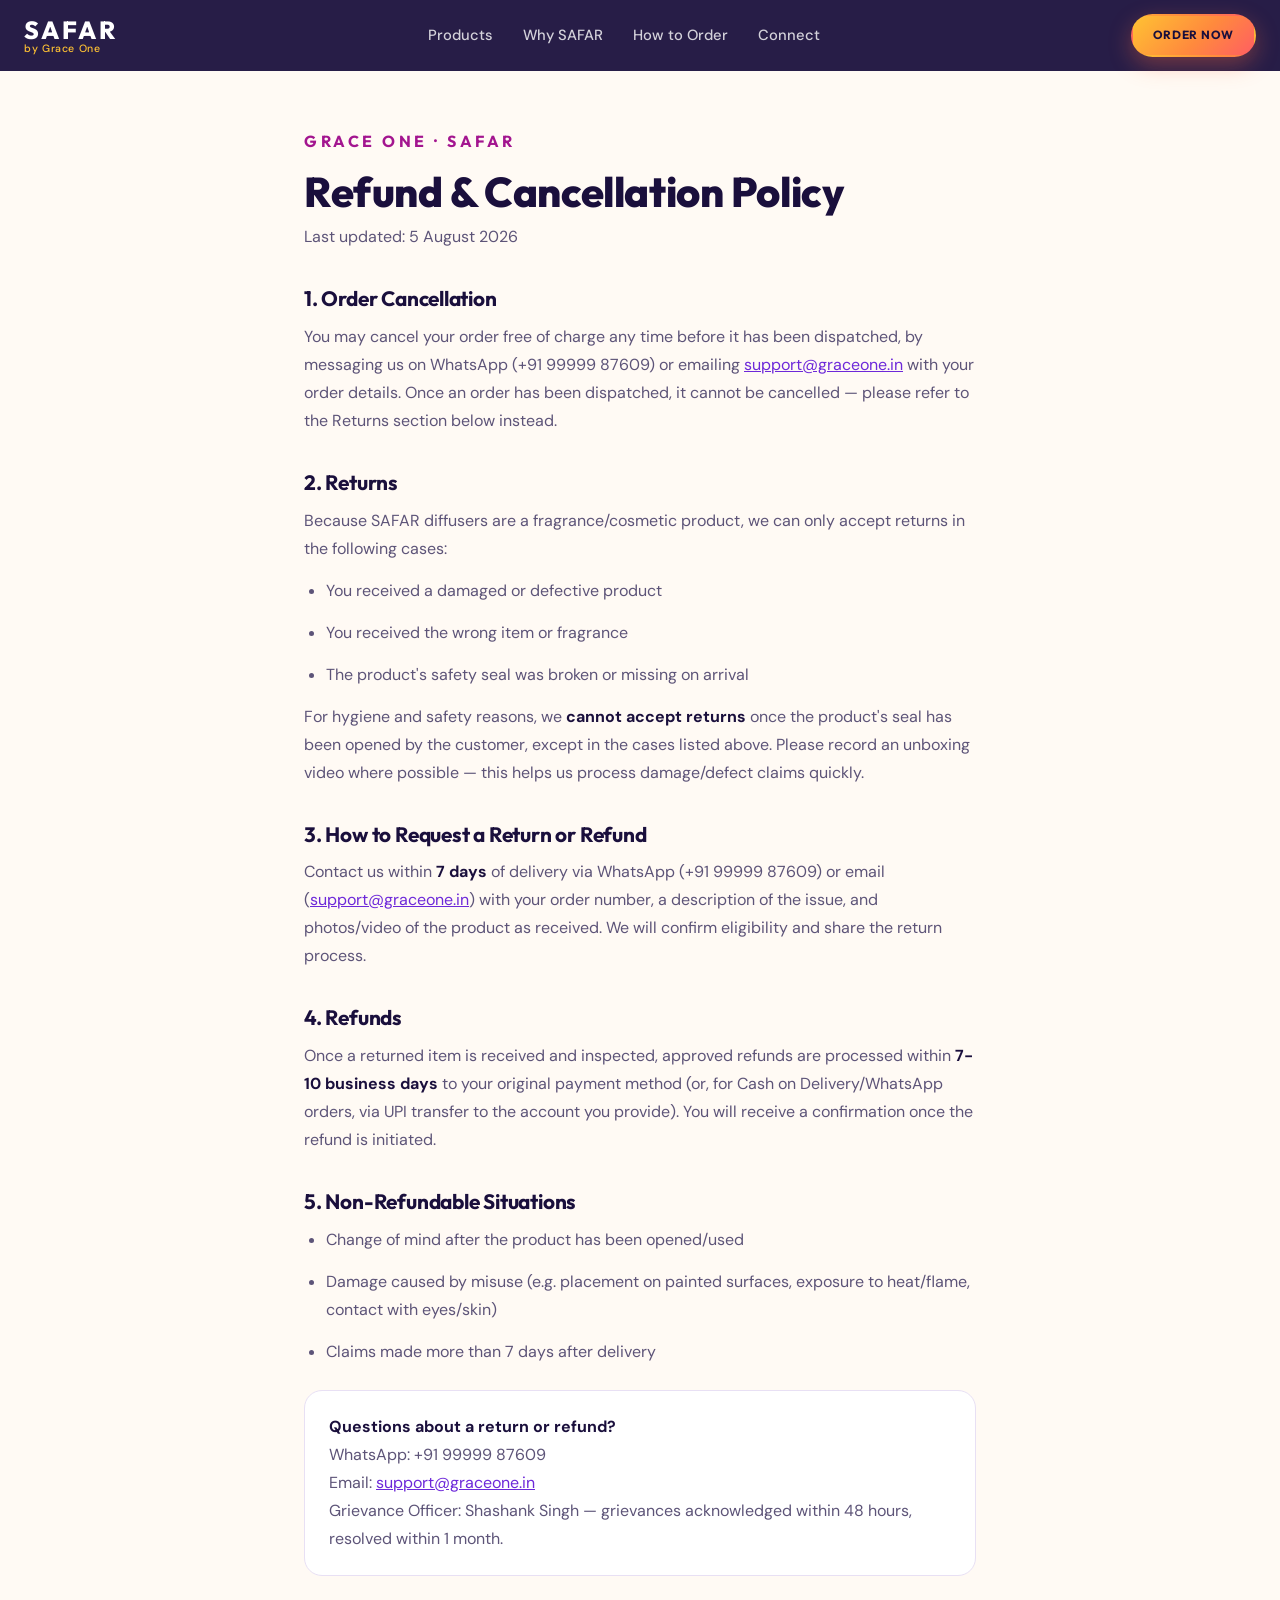
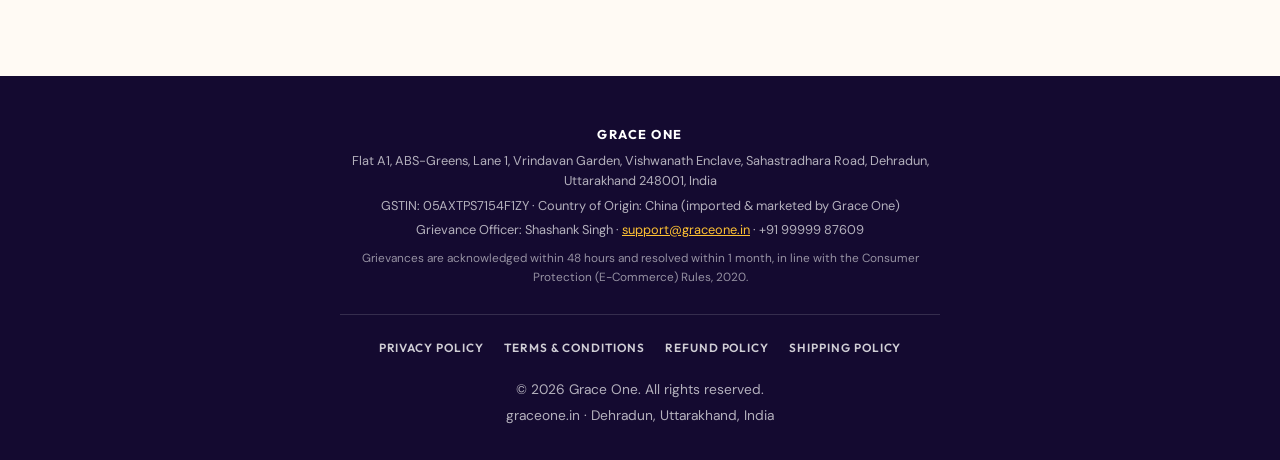
<file: refund-policy.html>
<!DOCTYPE html>
<html lang="en">
<head>
<meta charset="UTF-8" />
<meta name="viewport" content="width=device-width, initial-scale=1.0" />
<title>Refund & Cancellation Policy | Grace One</title>
<meta name="description" content="Grace One's return, cancellation, and refund policy for SAFAR car diffuser orders." />
<link rel="icon" type="image/svg+xml" href="[data-uri]" />
<link rel="stylesheet" href="styles.css" />
<!-- Google tag (gtag.js) -->
<script async src="https://www.googletagmanager.com/gtag/js?id=G-F9NRMJYSCK"></script>
<script>
  window.dataLayer = window.dataLayer || [];
  function gtag(){dataLayer.push(arguments);}
  gtag('js', new Date());

  gtag('config', 'G-F9NRMJYSCK');
</script>
</head>
<body>

<header class="nav">
  <div class="container nav-inner">
    <a class="brand" href="index.html">SAFAR <span class="brand-sub">by Grace One</span></a>
    <nav class="nav-links">
      <a href="index.html#products">Products</a>
      <a href="index.html#why">Why SAFAR</a>
      <a href="index.html#order">How to Order</a>
      <a href="index.html#connect">Connect</a>
    </nav>
    <a class="btn btn-small" href="index.html#order">Order Now</a>
  </div>
</header>

<main>
  <section class="section legal-page">
    <div class="container legal-content">
      <p class="eyebrow">Grace One · SAFAR</p>
      <h1>Refund &amp; Cancellation Policy</h1>
      <p class="legal-updated">Last updated: 5 August 2026</p>

      <h2>1. Order Cancellation</h2>
      <p>You may cancel your order free of charge any time before it has been dispatched, by messaging us on WhatsApp (+91 99999 87609) or emailing <a href="mailto:support@graceone.in">support@graceone.in</a> with your order details. Once an order has been dispatched, it cannot be cancelled — please refer to the Returns section below instead.</p>

      <h2>2. Returns</h2>
      <p>Because SAFAR diffusers are a fragrance/cosmetic product, we can only accept returns in the following cases:</p>
      <ul>
        <li>You received a damaged or defective product</li>
        <li>You received the wrong item or fragrance</li>
        <li>The product's safety seal was broken or missing on arrival</li>
      </ul>
      <p>For hygiene and safety reasons, we <strong>cannot accept returns</strong> once the product's seal has been opened by the customer, except in the cases listed above. Please record an unboxing video where possible — this helps us process damage/defect claims quickly.</p>

      <h2>3. How to Request a Return or Refund</h2>
      <p>Contact us within <strong>7 days</strong> of delivery via WhatsApp (+91 99999 87609) or email (<a href="mailto:support@graceone.in">support@graceone.in</a>) with your order number, a description of the issue, and photos/video of the product as received. We will confirm eligibility and share the return process.</p>

      <h2>4. Refunds</h2>
      <p>Once a returned item is received and inspected, approved refunds are processed within <strong>7-10 business days</strong> to your original payment method (or, for Cash on Delivery/WhatsApp orders, via UPI transfer to the account you provide). You will receive a confirmation once the refund is initiated.</p>

      <h2>5. Non-Refundable Situations</h2>
      <ul>
        <li>Change of mind after the product has been opened/used</li>
        <li>Damage caused by misuse (e.g. placement on painted surfaces, exposure to heat/flame, contact with eyes/skin)</li>
        <li>Claims made more than 7 days after delivery</li>
      </ul>

      <div class="legal-box">
        <p><strong>Questions about a return or refund?</strong><br />
        WhatsApp: +91 99999 87609<br />
        Email: <a href="mailto:support@graceone.in">support@graceone.in</a><br />
        Grievance Officer: Shashank Singh — grievances acknowledged within 48 hours, resolved within 1 month.</p>
      </div>

    </div>
  </section>
</main>

<footer class="footer">
  <div class="container footer-inner">
    <div class="footer-legal">
      <p class="footer-legal-name">GRACE ONE</p>
      <p>Flat A1, ABS-Greens, Lane 1, Vrindavan Garden, Vishwanath Enclave, Sahastradhara Road, Dehradun, Uttarakhand 248001, India</p>
      <p>GSTIN: 05AXTPS7154F1ZY &middot; Country of Origin: China (imported &amp; marketed by Grace One)</p>
      <p>Grievance Officer: Shashank Singh &middot; <a href="mailto:support@graceone.in">support@graceone.in</a> &middot; +91 99999 87609</p>
      <p class="footer-legal-note">Grievances are acknowledged within 48 hours and resolved within 1 month, in line with the Consumer Protection (E-Commerce) Rules, 2020.</p>
    </div>
    <nav class="footer-links">
      <a href="privacy-policy.html">Privacy Policy</a>
      <a href="terms.html">Terms &amp; Conditions</a>
      <a href="refund-policy.html">Refund Policy</a>
      <a href="shipping-policy.html">Shipping Policy</a>
    </nav>
    <p>&copy; <span id="year"></span> Grace One. All rights reserved.</p>
    <p class="footer-sub">graceone.in &middot; Dehradun, Uttarakhand, India</p>
  </div>
</footer>

<script src="script.js"></script>
</body>
</html>
</file>
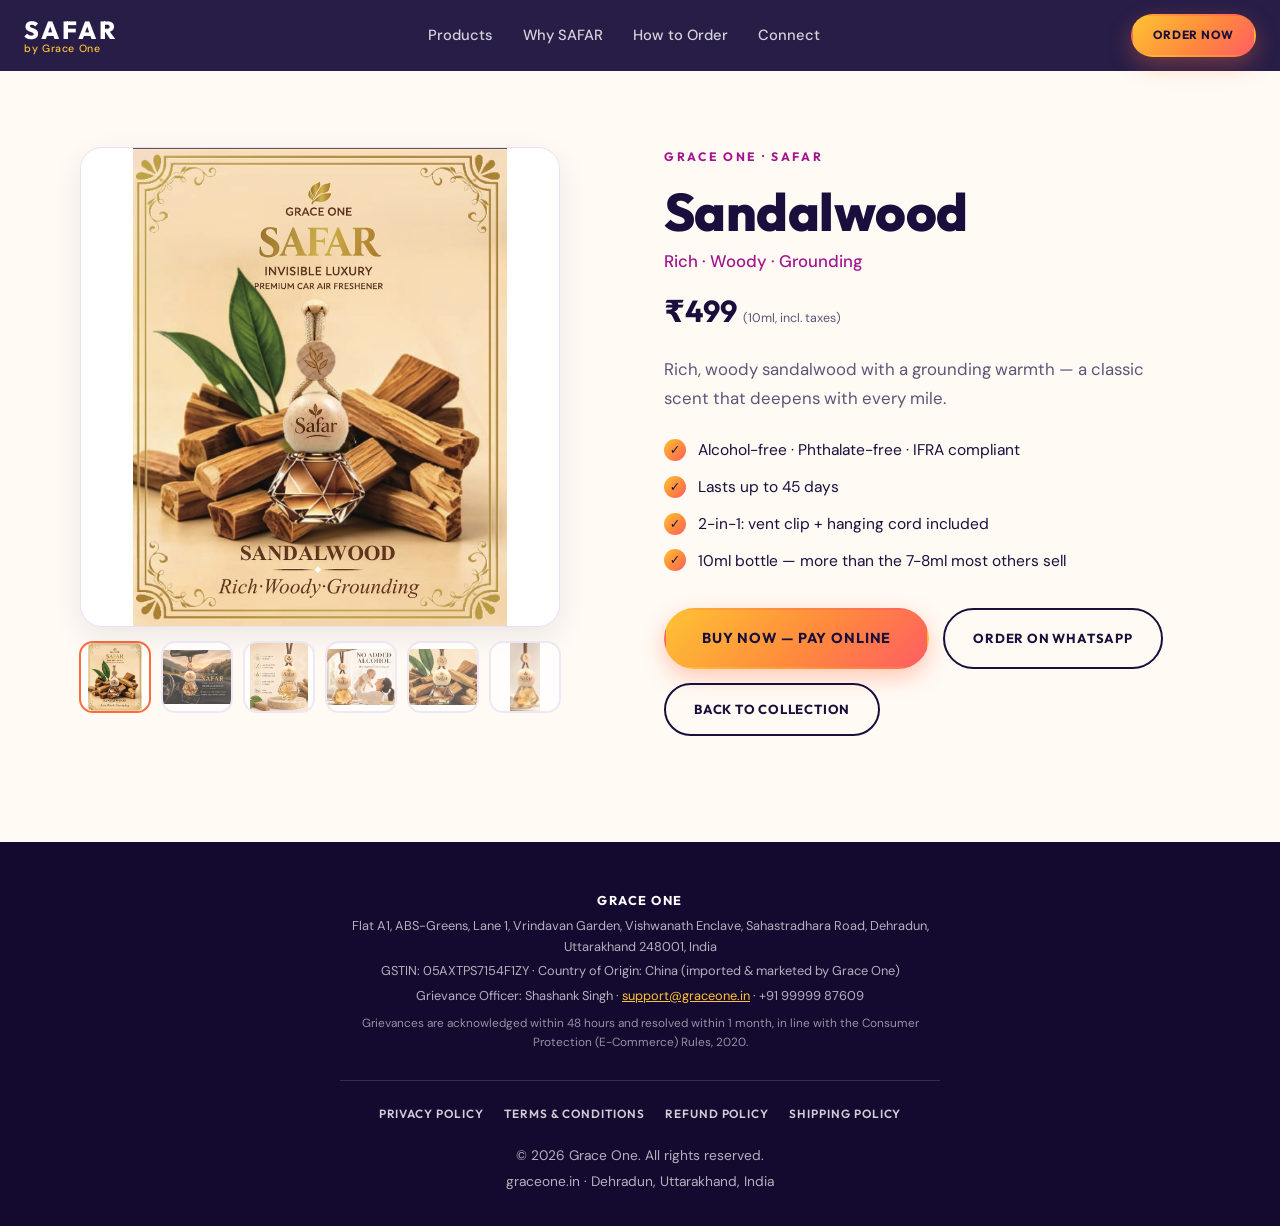
<file: sandalwood.html>
<!DOCTYPE html>
<html lang="en">
<head>
<meta charset="UTF-8" />
<meta name="viewport" content="width=device-width, initial-scale=1.0" />
<title>SAFAR — Sandalwood | Grace One</title>
<meta name="description" content="SAFAR Sandalwood — Rich · Woody · Grounding. Premium hanging car diffuser by Grace One. Alcohol-free, IFRA compliant, lasts up to 45 days." />

<meta property="og:title" content="SAFAR — Sandalwood | Grace One" />
<meta property="og:description" content="SAFAR Sandalwood — Rich · Woody · Grounding. Buy online or order on WhatsApp." />
<meta property="og:type" content="product" />
<meta property="og:image" content="https://www.graceone.in/assets/product-sandalwood.jpg" />
<meta name="twitter:card" content="summary_large_image" />

<link rel="icon" type="image/svg+xml" href="[data-uri]" />
<link rel="stylesheet" href="styles.css" />
<!-- Google tag (gtag.js) -->
<script async src="https://www.googletagmanager.com/gtag/js?id=G-F9NRMJYSCK"></script>
<script>
  window.dataLayer = window.dataLayer || [];
  function gtag(){dataLayer.push(arguments);}
  gtag('js', new Date());

  gtag('config', 'G-F9NRMJYSCK');
</script>
</head>
<body>

<header class="nav">
  <div class="container nav-inner">
    <a class="brand" href="index.html">SAFAR <span class="brand-sub">by Grace One</span></a>
    <nav class="nav-links">
      <a href="index.html#products">Products</a>
      <a href="index.html#why">Why SAFAR</a>
      <a href="index.html#order">How to Order</a>
      <a href="index.html#connect">Connect</a>
    </nav>
    <a class="btn btn-small" href="index.html#order">Order Now</a>
  </div>
</header>

<main>
  <section class="section product-page">
    <div class="container product-page-grid">
      <div class="product-gallery product-gallery--large">
                  <div class="gallery-main">
                    <img class="gallery-main-img" src="assets/product-sandalwood.jpg" alt="SAFAR Sandalwood hanging car diffuser" loading="lazy" />
                    <div class="gallery-zoom-pane"></div>
                  </div>
                  <div class="gallery-thumbs">
                    <img class="gallery-thumb active" src="assets/product-sandalwood.jpg" data-full="assets/product-sandalwood.jpg" alt="Sandalwood packaging" />
                    <img class="gallery-thumb" src="assets/product-sandalwood-sunset.jpg" data-full="assets/product-sandalwood-sunset.jpg" alt="Sandalwood in the car at sunset" />
                    <img class="gallery-thumb" src="assets/product-sandalwood-features.jpg" data-full="assets/product-sandalwood-features.jpg" alt="SAFAR Sandalwood features: lasts up to 45 days, alcohol-free, IFRA compliant" />
                    <img class="gallery-thumb" src="assets/product-sandalwood-trust.jpg" data-full="assets/product-sandalwood-trust.jpg" alt="Alcohol-free, mild fragrance, MSDS available" />
                    <img class="gallery-thumb" src="assets/product-sandalwood-detail.jpg" data-full="assets/product-sandalwood-detail.jpg" alt="Sandalwood bottle detail" />
                    <img class="gallery-thumb" src="assets/product-sandalwood-studio.jpg" data-full="assets/product-sandalwood-studio.jpg" alt="Sandalwood studio shot" />
                  </div>
                </div>
      <div class="product-page-info">
        <p class="eyebrow">Grace One · SAFAR</p>
        <h1>Sandalwood</h1>
        <p class="scent">Rich · Woody · Grounding</p>
        <p class="price">₹499 <span class="price-note">(10ml, incl. taxes)</span></p>
        <p class="product-page-desc">Rich, woody sandalwood with a grounding warmth — a classic scent that deepens with every mile.</p>
        <ul class="product-page-facts">
          <li>Alcohol-free · Phthalate-free · IFRA compliant</li>
          <li>Lasts up to 45 days</li>
          <li>2-in-1: vent clip + hanging cord included</li>
          <li>10ml bottle — more than the 7-8ml most others sell</li>
        </ul>
        <div class="hero-actions">
          <button type="button" class="btn btn-primary btn-large" data-buy-now data-scent="Sandalwood" data-wa-phone="919999987609" aria-expanded="false">Buy Now — Pay Online</button>
          <a class="btn btn-outline" href="https://wa.me/919999987609?text=Hi%20Grace%20One!%20I%27d%20like%20to%20order%20SAFAR%20Sandalwood." target="_blank" rel="noopener">Order on WhatsApp</a>
          <a class="btn btn-outline" href="index.html#products">Back to Collection</a>
        </div>

        <form class="checkout-form" id="checkout-form" hidden>
          <h3>Shipping Details</h3>
          <label>Full Name
            <input type="text" name="name" autocomplete="name" required />
          </label>
          <label>Phone Number
            <input type="tel" name="phone" autocomplete="tel" inputmode="numeric" pattern="[0-9]{10}" placeholder="10-digit mobile number" required />
          </label>
          <label>Email (optional)
            <input type="email" name="email" autocomplete="email" />
          </label>
          <label>Full Address
            <textarea name="address" rows="2" required></textarea>
          </label>
          <div class="checkout-form-row">
            <label>Pincode
              <input type="text" name="pincode" inputmode="numeric" pattern="[0-9]{6}" required />
            </label>
            <label>Quantity
              <input type="number" name="quantity" min="1" max="10" value="1" required />
            </label>
          </div>
          <button type="submit" class="btn btn-primary">Proceed to Pay</button>
          <p class="checkout-note">You'll pay securely via Razorpay — cards, UPI, netbanking, wallets and EMI all accepted.</p>
        </form>
        <div class="checkout-status" id="checkout-status" hidden></div>
      </div>
    </div>
  </section>
</main>

<footer class="footer">
  <div class="container footer-inner">
    <div class="footer-legal">
      <p class="footer-legal-name">GRACE ONE</p>
      <p>Flat A1, ABS-Greens, Lane 1, Vrindavan Garden, Vishwanath Enclave, Sahastradhara Road, Dehradun, Uttarakhand 248001, India</p>
      <p>GSTIN: 05AXTPS7154F1ZY &middot; Country of Origin: China (imported &amp; marketed by Grace One)</p>
      <p>Grievance Officer: Shashank Singh &middot; <a href="mailto:support@graceone.in">support@graceone.in</a> &middot; +91 99999 87609</p>
      <p class="footer-legal-note">Grievances are acknowledged within 48 hours and resolved within 1 month, in line with the Consumer Protection (E-Commerce) Rules, 2020.</p>
    </div>
    <nav class="footer-links">
      <a href="privacy-policy.html">Privacy Policy</a>
      <a href="terms.html">Terms &amp; Conditions</a>
      <a href="refund-policy.html">Refund Policy</a>
      <a href="shipping-policy.html">Shipping Policy</a>
    </nav>
    <p>&copy; <span id="year"></span> Grace One. All rights reserved.</p>
    <p class="footer-sub">graceone.in &middot; Dehradun, Uttarakhand, India</p>
  </div>
</footer>

<script src="https://checkout.razorpay.com/v1/checkout.js"></script>
<script src="script.js"></script>
</body>
</html>
</file>
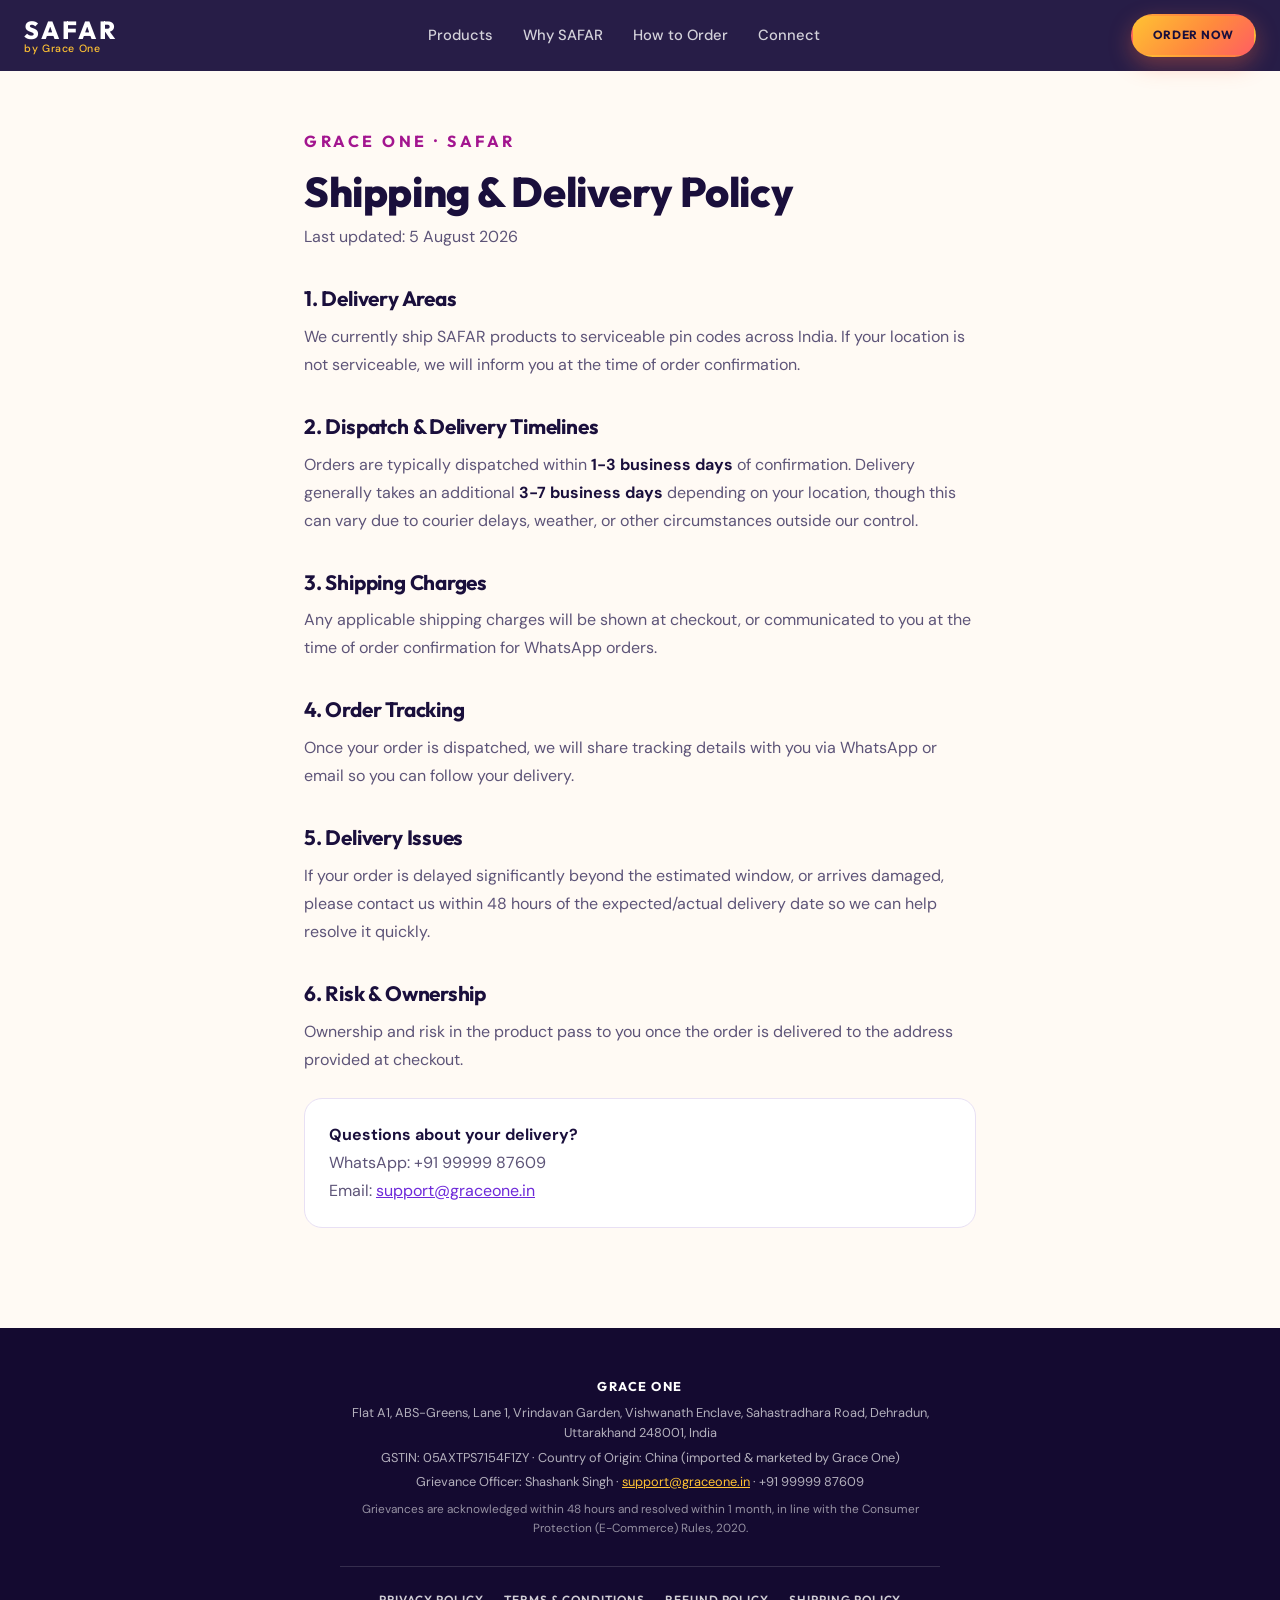
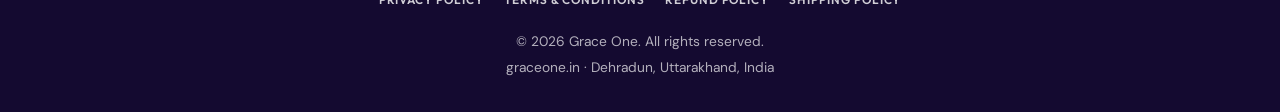
<file: shipping-policy.html>
<!DOCTYPE html>
<html lang="en">
<head>
<meta charset="UTF-8" />
<meta name="viewport" content="width=device-width, initial-scale=1.0" />
<title>Shipping & Delivery Policy | Grace One</title>
<meta name="description" content="Grace One's shipping timelines, charges, and delivery policy for SAFAR car diffuser orders." />
<link rel="icon" type="image/svg+xml" href="[data-uri]" />
<link rel="stylesheet" href="styles.css" />
<!-- Google tag (gtag.js) -->
<script async src="https://www.googletagmanager.com/gtag/js?id=G-F9NRMJYSCK"></script>
<script>
  window.dataLayer = window.dataLayer || [];
  function gtag(){dataLayer.push(arguments);}
  gtag('js', new Date());

  gtag('config', 'G-F9NRMJYSCK');
</script>
</head>
<body>

<header class="nav">
  <div class="container nav-inner">
    <a class="brand" href="index.html">SAFAR <span class="brand-sub">by Grace One</span></a>
    <nav class="nav-links">
      <a href="index.html#products">Products</a>
      <a href="index.html#why">Why SAFAR</a>
      <a href="index.html#order">How to Order</a>
      <a href="index.html#connect">Connect</a>
    </nav>
    <a class="btn btn-small" href="index.html#order">Order Now</a>
  </div>
</header>

<main>
  <section class="section legal-page">
    <div class="container legal-content">
      <p class="eyebrow">Grace One · SAFAR</p>
      <h1>Shipping &amp; Delivery Policy</h1>
      <p class="legal-updated">Last updated: 5 August 2026</p>

      <h2>1. Delivery Areas</h2>
      <p>We currently ship SAFAR products to serviceable pin codes across India. If your location is not serviceable, we will inform you at the time of order confirmation.</p>

      <h2>2. Dispatch &amp; Delivery Timelines</h2>
      <p>Orders are typically dispatched within <strong>1-3 business days</strong> of confirmation. Delivery generally takes an additional <strong>3-7 business days</strong> depending on your location, though this can vary due to courier delays, weather, or other circumstances outside our control.</p>

      <h2>3. Shipping Charges</h2>
      <p>Any applicable shipping charges will be shown at checkout, or communicated to you at the time of order confirmation for WhatsApp orders.</p>

      <h2>4. Order Tracking</h2>
      <p>Once your order is dispatched, we will share tracking details with you via WhatsApp or email so you can follow your delivery.</p>

      <h2>5. Delivery Issues</h2>
      <p>If your order is delayed significantly beyond the estimated window, or arrives damaged, please contact us within 48 hours of the expected/actual delivery date so we can help resolve it quickly.</p>

      <h2>6. Risk &amp; Ownership</h2>
      <p>Ownership and risk in the product pass to you once the order is delivered to the address provided at checkout.</p>

      <div class="legal-box">
        <p><strong>Questions about your delivery?</strong><br />
        WhatsApp: +91 99999 87609<br />
        Email: <a href="mailto:support@graceone.in">support@graceone.in</a></p>
      </div>

    </div>
  </section>
</main>

<footer class="footer">
  <div class="container footer-inner">
    <div class="footer-legal">
      <p class="footer-legal-name">GRACE ONE</p>
      <p>Flat A1, ABS-Greens, Lane 1, Vrindavan Garden, Vishwanath Enclave, Sahastradhara Road, Dehradun, Uttarakhand 248001, India</p>
      <p>GSTIN: 05AXTPS7154F1ZY &middot; Country of Origin: China (imported &amp; marketed by Grace One)</p>
      <p>Grievance Officer: Shashank Singh &middot; <a href="mailto:support@graceone.in">support@graceone.in</a> &middot; +91 99999 87609</p>
      <p class="footer-legal-note">Grievances are acknowledged within 48 hours and resolved within 1 month, in line with the Consumer Protection (E-Commerce) Rules, 2020.</p>
    </div>
    <nav class="footer-links">
      <a href="privacy-policy.html">Privacy Policy</a>
      <a href="terms.html">Terms &amp; Conditions</a>
      <a href="refund-policy.html">Refund Policy</a>
      <a href="shipping-policy.html">Shipping Policy</a>
    </nav>
    <p>&copy; <span id="year"></span> Grace One. All rights reserved.</p>
    <p class="footer-sub">graceone.in &middot; Dehradun, Uttarakhand, India</p>
  </div>
</footer>

<script src="script.js"></script>
</body>
</html>
</file>
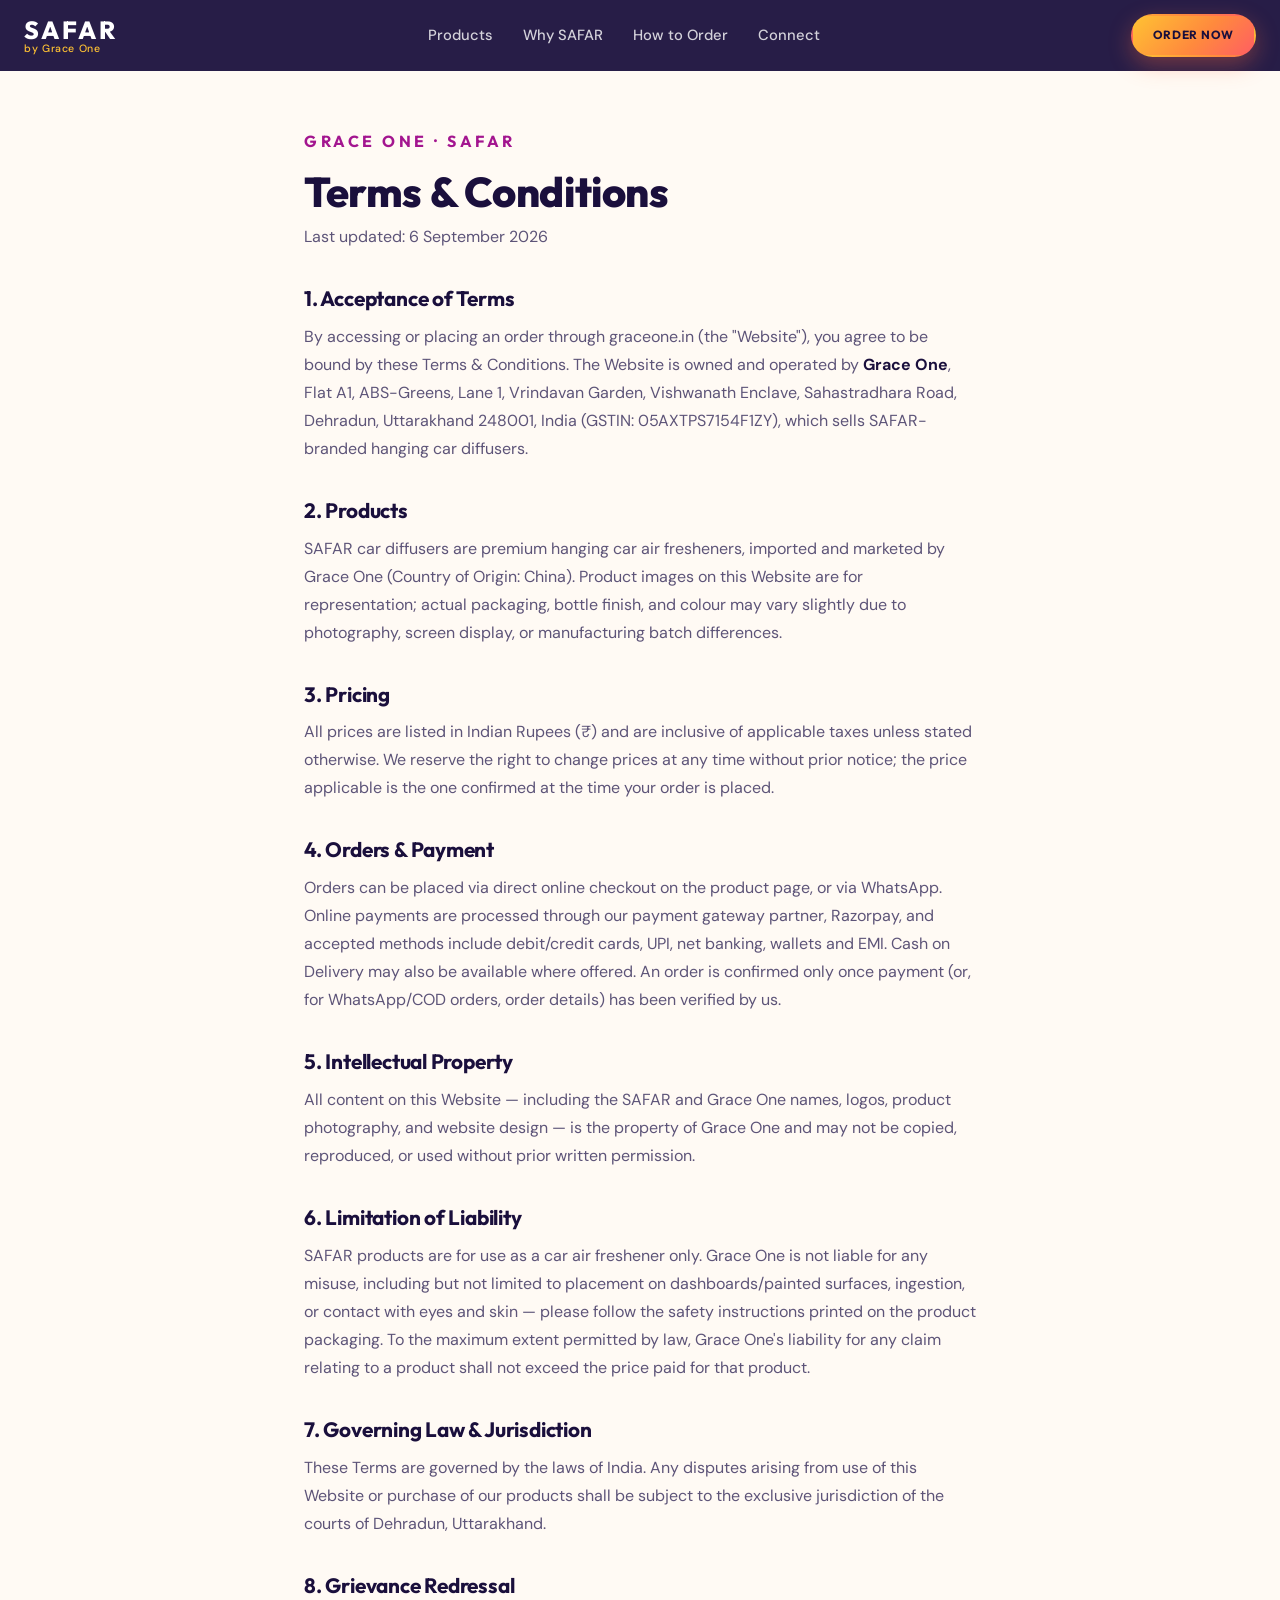
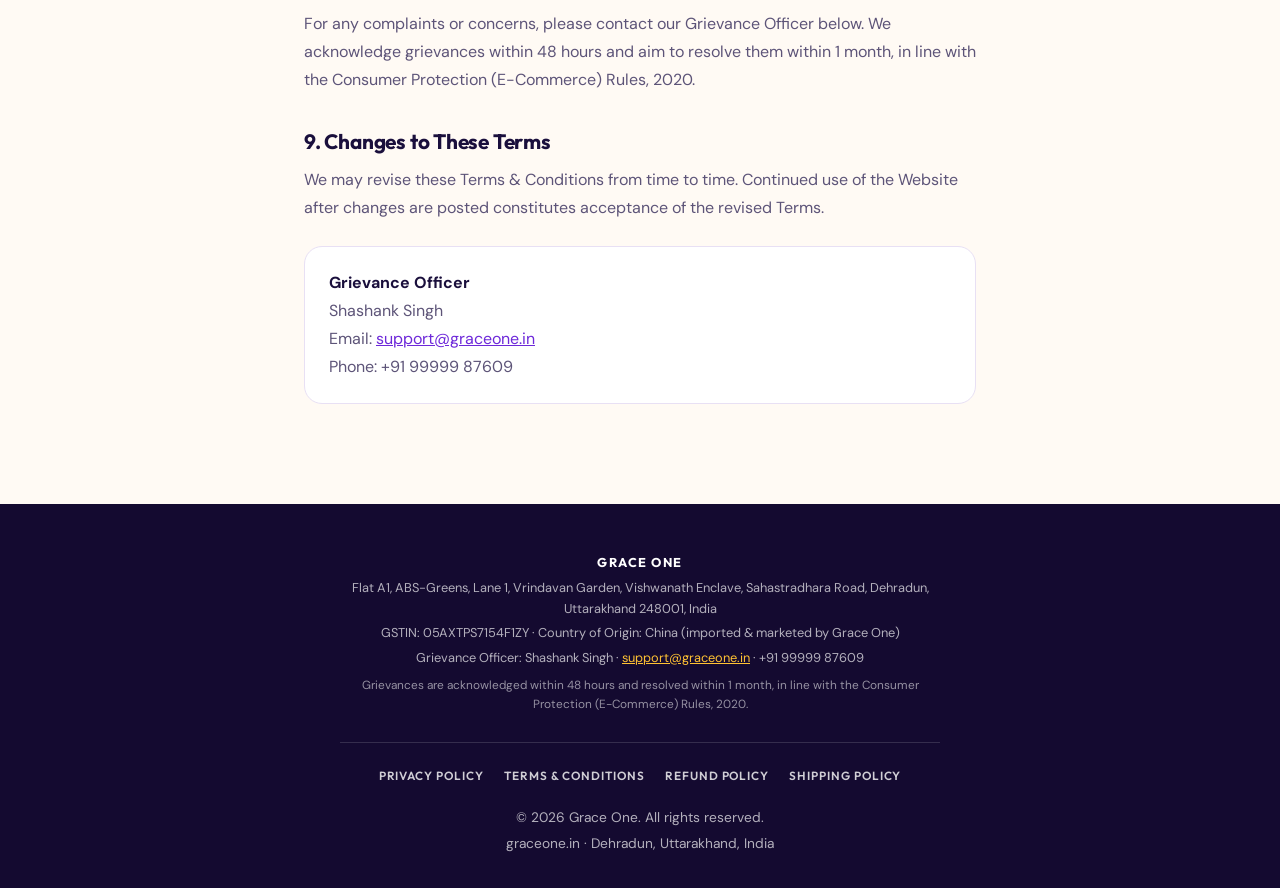
<file: terms.html>
<!DOCTYPE html>
<html lang="en">
<head>
<meta charset="UTF-8" />
<meta name="viewport" content="width=device-width, initial-scale=1.0" />
<title>Terms & Conditions | Grace One</title>
<meta name="description" content="Grace One's Terms & Conditions for shopping SAFAR car diffusers on graceone.in." />
<link rel="icon" type="image/svg+xml" href="[data-uri]" />
<link rel="stylesheet" href="styles.css" />
<!-- Google tag (gtag.js) -->
<script async src="https://www.googletagmanager.com/gtag/js?id=G-F9NRMJYSCK"></script>
<script>
  window.dataLayer = window.dataLayer || [];
  function gtag(){dataLayer.push(arguments);}
  gtag('js', new Date());

  gtag('config', 'G-F9NRMJYSCK');
</script>
</head>
<body>

<header class="nav">
  <div class="container nav-inner">
    <a class="brand" href="index.html">SAFAR <span class="brand-sub">by Grace One</span></a>
    <nav class="nav-links">
      <a href="index.html#products">Products</a>
      <a href="index.html#why">Why SAFAR</a>
      <a href="index.html#order">How to Order</a>
      <a href="index.html#connect">Connect</a>
    </nav>
    <a class="btn btn-small" href="index.html#order">Order Now</a>
  </div>
</header>

<main>
  <section class="section legal-page">
    <div class="container legal-content">
      <p class="eyebrow">Grace One · SAFAR</p>
      <h1>Terms &amp; Conditions</h1>
      <p class="legal-updated">Last updated: 6 September 2026</p>

      <h2>1. Acceptance of Terms</h2>
      <p>By accessing or placing an order through graceone.in (the "Website"), you agree to be bound by these Terms &amp; Conditions. The Website is owned and operated by <strong>Grace One</strong>, Flat A1, ABS-Greens, Lane 1, Vrindavan Garden, Vishwanath Enclave, Sahastradhara Road, Dehradun, Uttarakhand 248001, India (GSTIN: 05AXTPS7154F1ZY), which sells SAFAR-branded hanging car diffusers.</p>

      <h2>2. Products</h2>
      <p>SAFAR car diffusers are premium hanging car air fresheners, imported and marketed by Grace One (Country of Origin: China). Product images on this Website are for representation; actual packaging, bottle finish, and colour may vary slightly due to photography, screen display, or manufacturing batch differences.</p>

      <h2>3. Pricing</h2>
      <p>All prices are listed in Indian Rupees (₹) and are inclusive of applicable taxes unless stated otherwise. We reserve the right to change prices at any time without prior notice; the price applicable is the one confirmed at the time your order is placed.</p>

      <h2>4. Orders &amp; Payment</h2>
      <p>Orders can be placed via direct online checkout on the product page, or via WhatsApp. Online payments are processed through our payment gateway partner, Razorpay, and accepted methods include debit/credit cards, UPI, net banking, wallets and EMI. Cash on Delivery may also be available where offered. An order is confirmed only once payment (or, for WhatsApp/COD orders, order details) has been verified by us.</p>

      <h2>5. Intellectual Property</h2>
      <p>All content on this Website — including the SAFAR and Grace One names, logos, product photography, and website design — is the property of Grace One and may not be copied, reproduced, or used without prior written permission.</p>

      <h2>6. Limitation of Liability</h2>
      <p>SAFAR products are for use as a car air freshener only. Grace One is not liable for any misuse, including but not limited to placement on dashboards/painted surfaces, ingestion, or contact with eyes and skin — please follow the safety instructions printed on the product packaging. To the maximum extent permitted by law, Grace One's liability for any claim relating to a product shall not exceed the price paid for that product.</p>

      <h2>7. Governing Law &amp; Jurisdiction</h2>
      <p>These Terms are governed by the laws of India. Any disputes arising from use of this Website or purchase of our products shall be subject to the exclusive jurisdiction of the courts of Dehradun, Uttarakhand.</p>

      <h2>8. Grievance Redressal</h2>
      <p>For any complaints or concerns, please contact our Grievance Officer below. We acknowledge grievances within 48 hours and aim to resolve them within 1 month, in line with the Consumer Protection (E-Commerce) Rules, 2020.</p>

      <h2>9. Changes to These Terms</h2>
      <p>We may revise these Terms &amp; Conditions from time to time. Continued use of the Website after changes are posted constitutes acceptance of the revised Terms.</p>

      <div class="legal-box">
        <p><strong>Grievance Officer</strong><br />
        Shashank Singh<br />
        Email: <a href="mailto:support@graceone.in">support@graceone.in</a><br />
        Phone: +91 99999 87609</p>
      </div>

    </div>
  </section>
</main>

<footer class="footer">
  <div class="container footer-inner">
    <div class="footer-legal">
      <p class="footer-legal-name">GRACE ONE</p>
      <p>Flat A1, ABS-Greens, Lane 1, Vrindavan Garden, Vishwanath Enclave, Sahastradhara Road, Dehradun, Uttarakhand 248001, India</p>
      <p>GSTIN: 05AXTPS7154F1ZY &middot; Country of Origin: China (imported &amp; marketed by Grace One)</p>
      <p>Grievance Officer: Shashank Singh &middot; <a href="mailto:support@graceone.in">support@graceone.in</a> &middot; +91 99999 87609</p>
      <p class="footer-legal-note">Grievances are acknowledged within 48 hours and resolved within 1 month, in line with the Consumer Protection (E-Commerce) Rules, 2020.</p>
    </div>
    <nav class="footer-links">
      <a href="privacy-policy.html">Privacy Policy</a>
      <a href="terms.html">Terms &amp; Conditions</a>
      <a href="refund-policy.html">Refund Policy</a>
      <a href="shipping-policy.html">Shipping Policy</a>
    </nav>
    <p>&copy; <span id="year"></span> Grace One. All rights reserved.</p>
    <p class="footer-sub">graceone.in &middot; Dehradun, Uttarakhand, India</p>
  </div>
</footer>

<script src="script.js"></script>
</body>
</html>
</file>
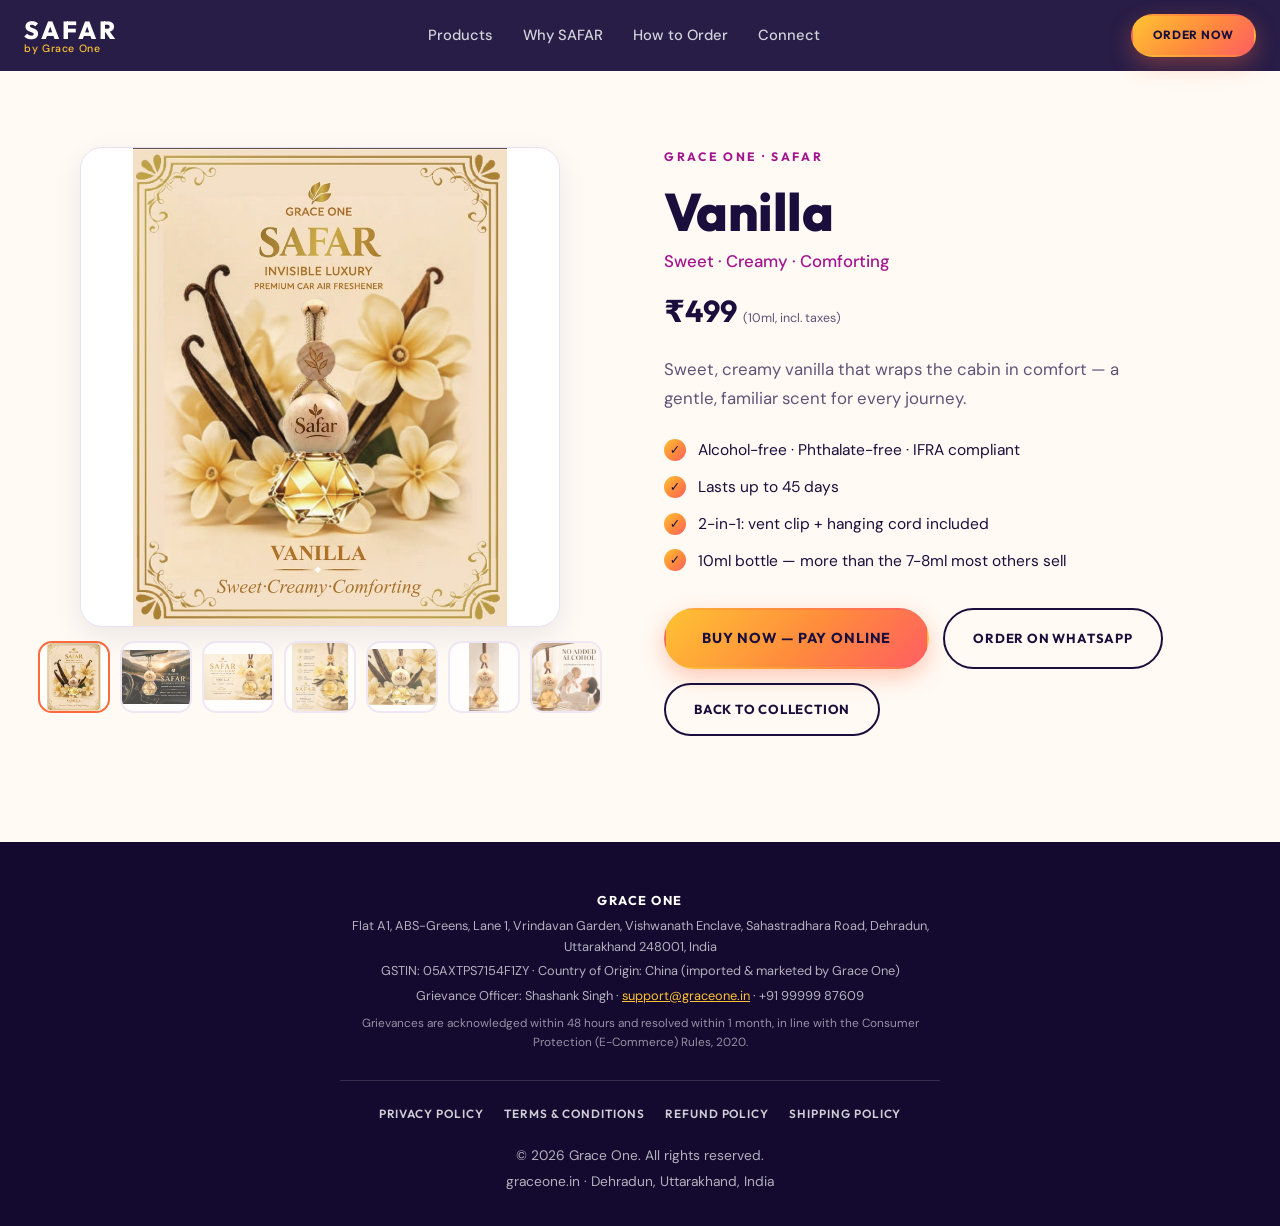
<file: vanilla.html>
<!DOCTYPE html>
<html lang="en">
<head>
<meta charset="UTF-8" />
<meta name="viewport" content="width=device-width, initial-scale=1.0" />
<title>SAFAR — Vanilla | Grace One</title>
<meta name="description" content="SAFAR Vanilla — Sweet · Creamy · Comforting. Premium hanging car diffuser by Grace One. Alcohol-free, IFRA compliant, lasts up to 45 days." />

<meta property="og:title" content="SAFAR — Vanilla | Grace One" />
<meta property="og:description" content="SAFAR Vanilla — Sweet · Creamy · Comforting. Buy online or order on WhatsApp." />
<meta property="og:type" content="product" />
<meta property="og:image" content="https://www.graceone.in/assets/product-vanilla.jpg" />
<meta name="twitter:card" content="summary_large_image" />

<link rel="icon" type="image/svg+xml" href="[data-uri]" />
<link rel="stylesheet" href="styles.css" />
<!-- Google tag (gtag.js) -->
<script async src="https://www.googletagmanager.com/gtag/js?id=G-F9NRMJYSCK"></script>
<script>
  window.dataLayer = window.dataLayer || [];
  function gtag(){dataLayer.push(arguments);}
  gtag('js', new Date());

  gtag('config', 'G-F9NRMJYSCK');
</script>
</head>
<body>

<header class="nav">
  <div class="container nav-inner">
    <a class="brand" href="index.html">SAFAR <span class="brand-sub">by Grace One</span></a>
    <nav class="nav-links">
      <a href="index.html#products">Products</a>
      <a href="index.html#why">Why SAFAR</a>
      <a href="index.html#order">How to Order</a>
      <a href="index.html#connect">Connect</a>
    </nav>
    <a class="btn btn-small" href="index.html#order">Order Now</a>
  </div>
</header>

<main>
  <section class="section product-page">
    <div class="container product-page-grid">
      <div class="product-gallery product-gallery--large">
                  <div class="gallery-main">
                    <img class="gallery-main-img" src="assets/product-vanilla.jpg" alt="SAFAR Vanilla hanging car diffuser" loading="lazy" />
                    <div class="gallery-zoom-pane"></div>
                  </div>
                  <div class="gallery-thumbs">
                    <img class="gallery-thumb active" src="assets/product-vanilla.jpg" data-full="assets/product-vanilla.jpg" alt="Vanilla packaging" />
                    <img class="gallery-thumb" src="assets/product-vanilla-sunset.jpg" data-full="assets/product-vanilla-sunset.jpg" alt="Vanilla in the car at sunset" />
                    <img class="gallery-thumb" src="assets/product-vanilla-podium.jpg" data-full="assets/product-vanilla-podium.jpg" alt="Vanilla bottle on marble podium" />
                    <img class="gallery-thumb" src="assets/product-vanilla-features.jpg" data-full="assets/product-vanilla-features.jpg" alt="SAFAR Vanilla features: lasts up to 45 days, alcohol-free, IFRA compliant" />
                    <img class="gallery-thumb" src="assets/product-vanilla-detail.jpg" data-full="assets/product-vanilla-detail.jpg" alt="Vanilla bottle detail" />
                    <img class="gallery-thumb" src="assets/product-vanilla-studio.jpg" data-full="assets/product-vanilla-studio.jpg" alt="Vanilla studio shot" />
                    <img class="gallery-thumb" src="assets/product-trust-no-alcohol.jpg" data-full="assets/product-trust-no-alcohol.jpg" alt="Alcohol-free, mild fragrance, MSDS available" />
                  </div>
                </div>
      <div class="product-page-info">
        <p class="eyebrow">Grace One · SAFAR</p>
        <h1>Vanilla</h1>
        <p class="scent">Sweet · Creamy · Comforting</p>
        <p class="price">₹499 <span class="price-note">(10ml, incl. taxes)</span></p>
        <p class="product-page-desc">Sweet, creamy vanilla that wraps the cabin in comfort — a gentle, familiar scent for every journey.</p>
        <ul class="product-page-facts">
          <li>Alcohol-free · Phthalate-free · IFRA compliant</li>
          <li>Lasts up to 45 days</li>
          <li>2-in-1: vent clip + hanging cord included</li>
          <li>10ml bottle — more than the 7-8ml most others sell</li>
        </ul>
        <div class="hero-actions">
          <button type="button" class="btn btn-primary btn-large" data-buy-now data-scent="Vanilla" data-wa-phone="919999987609" aria-expanded="false">Buy Now — Pay Online</button>
          <a class="btn btn-outline" href="https://wa.me/919999987609?text=Hi%20Grace%20One!%20I%27d%20like%20to%20order%20SAFAR%20Vanilla." target="_blank" rel="noopener">Order on WhatsApp</a>
          <a class="btn btn-outline" href="index.html#products">Back to Collection</a>
        </div>

        <form class="checkout-form" id="checkout-form" hidden>
          <h3>Shipping Details</h3>
          <label>Full Name
            <input type="text" name="name" autocomplete="name" required />
          </label>
          <label>Phone Number
            <input type="tel" name="phone" autocomplete="tel" inputmode="numeric" pattern="[0-9]{10}" placeholder="10-digit mobile number" required />
          </label>
          <label>Email (optional)
            <input type="email" name="email" autocomplete="email" />
          </label>
          <label>Full Address
            <textarea name="address" rows="2" required></textarea>
          </label>
          <div class="checkout-form-row">
            <label>Pincode
              <input type="text" name="pincode" inputmode="numeric" pattern="[0-9]{6}" required />
            </label>
            <label>Quantity
              <input type="number" name="quantity" min="1" max="10" value="1" required />
            </label>
          </div>
          <button type="submit" class="btn btn-primary">Proceed to Pay</button>
          <p class="checkout-note">You'll pay securely via Razorpay — cards, UPI, netbanking, wallets and EMI all accepted.</p>
        </form>
        <div class="checkout-status" id="checkout-status" hidden></div>
      </div>
    </div>
  </section>
</main>

<footer class="footer">
  <div class="container footer-inner">
    <div class="footer-legal">
      <p class="footer-legal-name">GRACE ONE</p>
      <p>Flat A1, ABS-Greens, Lane 1, Vrindavan Garden, Vishwanath Enclave, Sahastradhara Road, Dehradun, Uttarakhand 248001, India</p>
      <p>GSTIN: 05AXTPS7154F1ZY &middot; Country of Origin: China (imported &amp; marketed by Grace One)</p>
      <p>Grievance Officer: Shashank Singh &middot; <a href="mailto:support@graceone.in">support@graceone.in</a> &middot; +91 99999 87609</p>
      <p class="footer-legal-note">Grievances are acknowledged within 48 hours and resolved within 1 month, in line with the Consumer Protection (E-Commerce) Rules, 2020.</p>
    </div>
    <nav class="footer-links">
      <a href="privacy-policy.html">Privacy Policy</a>
      <a href="terms.html">Terms &amp; Conditions</a>
      <a href="refund-policy.html">Refund Policy</a>
      <a href="shipping-policy.html">Shipping Policy</a>
    </nav>
    <p>&copy; <span id="year"></span> Grace One. All rights reserved.</p>
    <p class="footer-sub">graceone.in &middot; Dehradun, Uttarakhand, India</p>
  </div>
</footer>

<script src="https://checkout.razorpay.com/v1/checkout.js"></script>
<script src="script.js"></script>
</body>
</html>
</file>
<file: styles.css>
@font-face {
  font-family: "Outfit";
  src: url("assets/fonts/outfit-latin-wght-normal.woff2") format("woff2");
  font-weight: 100 900;
  font-style: normal;
  font-display: swap;
}

@font-face {
  font-family: "DM Sans";
  src: url("assets/fonts/dm-sans-latin-wght-normal.woff2") format("woff2");
  font-weight: 100 1000;
  font-style: normal;
  font-display: swap;
  unicode-range: U+0000-00FF, U+0131, U+0152-0153, U+02BB-02BC, U+02C6, U+02DA, U+02DC, U+0304, U+0308, U+0329, U+2000-206F, U+20AC, U+2122, U+2191, U+2193, U+2212, U+2215, U+FEFF, U+FFFD;
}

/* Holds the rupee sign, which the basic Latin file leaves out */
@font-face {
  font-family: "DM Sans";
  src: url("assets/fonts/dm-sans-latin-ext-wght-normal.woff2") format("woff2");
  font-weight: 100 1000;
  font-style: normal;
  font-display: swap;
  unicode-range: U+0100-02BA, U+02BD-02C5, U+02C7-02CC, U+02CE-02D7, U+02DD-02FF, U+1D00-1DBF, U+1E00-1E9F, U+1EF2-1EFF, U+2020, U+20A0-20AB, U+20AD-20C0, U+2113, U+2C60-2C7F, U+A720-A7FF;
}

:root {
  --dusk-1: #1a0f3c;
  --dusk-2: #4c1d95;
  --dusk-3: #b5179e;
  --sun: #ffc233;
  --hot: #ff6a3d;
  --ember: #ff9f1c;
  --ember-dark: #c2410c;
  --berry: #a3158f;
  --violet: #6d28d9;
  --cream: #fffaf4;
  --cream-alt: #f4eeff;
  --ink: #1a0f3c;
  --ink-soft: #5d5478;
  --card-bg: #ffffff;
  --border: #e8e0f4;
  --radius: 16px;
  --max-width: 1340px;
  --grad-warm: linear-gradient(135deg, #ffc233 0%, #ff8a3d 55%, #ff5e62 100%);
  --shadow-soft: 0 10px 30px rgba(26, 15, 60, 0.08);
  --display: "Outfit", "Trebuchet MS", "Segoe UI", system-ui, sans-serif;
  --body-font: "DM Sans", "Segoe UI", system-ui, -apple-system, sans-serif;
}

* { box-sizing: border-box; }

html { scroll-behavior: smooth; }

body {
  margin: 0;
  font-family: var(--body-font);
  background: var(--cream);
  color: var(--ink);
  line-height: 1.6;
}

.container {
  max-width: var(--max-width);
  margin: 0 auto;
  padding: 0 24px;
}

/* Nav */
.nav {
  position: sticky;
  top: 0;
  background: rgba(26, 15, 60, 0.94);
  backdrop-filter: blur(10px);
  z-index: 10;
}

.nav-inner {
  display: flex;
  align-items: center;
  justify-content: space-between;
  padding-top: 14px;
  padding-bottom: 14px;
}

.brand {
  font-family: var(--display);
  font-weight: 800;
  font-size: 1.55rem;
  letter-spacing: 0.1em;
  line-height: 1.1;
  text-transform: uppercase;
  color: #fff;
  text-decoration: none;
}

.brand-sub {
  display: block;
  font-family: var(--body-font);
  font-weight: 500;
  font-size: 0.66rem;
  letter-spacing: 0.06em;
  color: var(--sun);
  text-transform: none;
}

.nav-links {
  display: none;
  gap: 30px;
  font-family: var(--body-font);
}

.nav-links a {
  color: rgba(255, 255, 255, 0.8);
  text-decoration: none;
  font-size: 0.92rem;
  font-weight: 500;
}

.nav-links a:hover { color: var(--sun); }

@media (min-width: 720px) {
  .nav-links { display: flex; }
}

/* Buttons */
.btn {
  display: inline-block;
  font-family: var(--display);
  padding: 14px 28px;
  border-radius: 999px;
  text-decoration: none;
  font-weight: 700;
  font-size: 0.82rem;
  letter-spacing: 0.06em;
  text-transform: uppercase;
  transition: transform 0.2s ease, box-shadow 0.2s ease, background 0.2s ease, color 0.2s ease, border-color 0.2s ease;
  border: 2px solid transparent;
  cursor: pointer;
  appearance: none;
}

button.btn {
  font: inherit;
  font-family: var(--display);
  font-weight: 700;
  font-size: 0.82rem;
  letter-spacing: 0.06em;
  text-transform: uppercase;
}

.btn:hover { transform: translateY(-2px); }

.btn:disabled {
  opacity: 0.6;
  cursor: not-allowed;
  transform: none;
}

.btn-primary,
.nav .btn:not(.btn-outline) {
  background: var(--grad-warm);
  color: var(--dusk-1);
  box-shadow: 0 8px 22px rgba(255, 106, 61, 0.35);
}

.btn-primary:hover,
.nav .btn:not(.btn-outline):hover {
  box-shadow: 0 12px 28px rgba(255, 106, 61, 0.5);
}

.btn-outline {
  background: transparent;
  border-color: rgba(255, 255, 255, 0.7);
  color: #fff;
}

.btn-outline:hover { background: #fff; border-color: #fff; color: var(--dusk-1); }

.section .btn-outline {
  border-color: var(--ink);
  color: var(--ink);
}

.section .btn-outline:hover { background: var(--ink); border-color: var(--ink); color: #fff; }

.btn-small { padding: 10px 20px; font-size: 0.74rem; }
button.btn-small { font-size: 0.74rem; }
.btn-large { padding: 17px 36px; font-size: 0.9rem; }
button.btn-large { font-size: 0.9rem; }

/* Hero */
.hero {
  position: relative;
  padding: 72px 0 0;
  background:
    radial-gradient(520px 360px at 88% 4%, rgba(255, 194, 51, 0.38), transparent 62%),
    radial-gradient(460px 340px at 52% 108%, rgba(34, 211, 238, 0.22), transparent 62%),
    linear-gradient(165deg, #1a0f3c 0%, #3b1a80 46%, #a3158f 80%, #ff7a3d 112%);
  color: #fff;
  overflow: hidden;
}

.hero-inner {
  display: grid;
  gap: 28px;
  padding-bottom: 40px;
}

@media (min-width: 900px) {
  .hero {
    background:
      radial-gradient(560px 420px at 92% 0%, rgba(255, 194, 51, 0.4), transparent 62%),
      radial-gradient(520px 380px at 46% 112%, rgba(34, 211, 238, 0.2), transparent 62%),
      linear-gradient(112deg, #1a0f3c 0%, #3b1a80 40%, #a3158f 76%, #ff7a3d 108%);
  }

  .hero-inner {
    grid-template-columns: minmax(0, 1fr) minmax(0, 620px);
    gap: 40px;
    align-items: center;
    padding-bottom: 56px;
  }
}

.eyebrow {
  font-family: var(--display);
  text-transform: uppercase;
  letter-spacing: 0.22em;
  font-size: 0.76rem;
  color: var(--sun);
  font-weight: 700;
  margin: 0 0 18px;
}

.hero h1 {
  font-family: var(--display);
  font-weight: 800;
  font-size: clamp(2.5rem, 6vw, 4.3rem);
  letter-spacing: -0.01em;
  max-width: 640px;
  margin: 0 0 20px;
  line-height: 1.04;
  color: #fff;
}

.hero h1 .hl {
  background: linear-gradient(90deg, #ffd35c, #ff8a3d);
  -webkit-background-clip: text;
  background-clip: text;
  color: transparent;
}

.hero-sub {
  max-width: 480px;
  margin: 0 0 30px;
  color: rgba(255, 255, 255, 0.86);
  font-size: 1.08rem;
}

.hero-actions {
  display: flex;
  gap: 14px;
  flex-wrap: wrap;
}

/* Buttons in a row stretch to the tallest one, so centre their labels */
.hero-actions .btn {
  display: inline-flex;
  align-items: center;
  justify-content: center;
}

.hero-badges {
  list-style: none;
  display: flex;
  flex-wrap: wrap;
  gap: 10px;
  padding: 0;
  margin: 28px 0 0;
}

.hero-badges li {
  padding: 7px 14px;
  border-radius: 999px;
  background: rgba(255, 255, 255, 0.12);
  border: 1px solid rgba(255, 255, 255, 0.22);
  font-size: 0.82rem;
  font-weight: 500;
  color: #fff;
}

/* The five scent covers, fanned like a hand of cards */
.hero-fan {
  --fan-w: clamp(96px, 30vw, 122px);
  --fan-step: clamp(40px, 12.6vw, 52px);
  position: relative;
  height: calc(var(--fan-w) * 1.28 + 76px);
  animation: fan-float 6s ease-in-out infinite;
}

@media (min-width: 900px) {
  .hero-fan {
    --fan-w: clamp(150px, 15.5vw, 214px);
    --fan-step: clamp(62px, 6.4vw, 90px);
  }
}

.fan-card {
  position: absolute;
  left: 50%;
  top: 22px;
  width: var(--fan-w);
  margin-left: calc(var(--fan-w) / -2);
  z-index: var(--z);
  transform: translateX(calc(var(--i) * var(--fan-step))) translateY(calc(var(--i) * var(--i) * 9px)) rotate(calc(var(--i) * 7deg));
  transform-origin: 50% 100%;
  border: 3px solid #fff;
  border-radius: 12px;
  overflow: hidden;
  box-shadow: 0 18px 38px rgba(10, 4, 30, 0.5);
  transition: transform 0.25s ease, box-shadow 0.25s ease;
}

.fan-card img {
  display: block;
  width: 100%;
  height: auto;
}

.fan-card:hover,
.fan-card:focus-visible {
  transform: translateX(calc(var(--i) * var(--fan-step))) translateY(calc(var(--i) * var(--i) * 9px - 18px)) rotate(calc(var(--i) * 7deg)) scale(1.06);
  box-shadow: 0 26px 48px rgba(10, 4, 30, 0.6);
  z-index: 9;
}

@keyframes fan-float {
  0%, 100% { translate: 0 0; }
  50% { translate: 0 -8px; }
}

@media (prefers-reduced-motion: reduce) {
  html { scroll-behavior: auto; }
  .hero-fan { animation: none; }
  .btn, .card, .fan-card { transition: none; }
}

.road {
  display: block;
  width: 100%;
  height: 60px;
}

/* Sections */
.section { padding: 76px 0; }
.section-alt { background: var(--cream-alt); }

.section h2 {
  font-family: var(--display);
  font-weight: 800;
  letter-spacing: -0.01em;
  font-size: clamp(1.9rem, 4vw, 2.5rem);
  line-height: 1.15;
  color: var(--ink);
  margin: 0 0 12px;
  text-align: center;
}

.section h2::after {
  content: "";
  display: block;
  width: 64px;
  height: 5px;
  border-radius: 999px;
  background: var(--grad-warm);
  margin: 16px auto 0;
}

.section-sub {
  text-align: center;
  color: var(--ink-soft);
  margin: 0 auto 46px;
  max-width: 620px;
  font-size: 1.02rem;
}

.grid {
  display: grid;
  grid-template-columns: repeat(auto-fit, minmax(300px, 1fr));
  gap: 30px;
}

.grid-3 { grid-template-columns: repeat(auto-fit, minmax(200px, 1fr)); gap: 22px; }

.section h2 + .grid { margin-top: 46px; }

/* Product cards all share one fixed size and a leftover row (e.g. 2 of 5)
   centers itself instead of sticking to the left under a grid track */
#products .grid {
  display: flex;
  flex-wrap: wrap;
  justify-content: center;
}

#products .grid > .card {
  flex: 0 1 360px;
  min-width: 300px;
}

/* Product cards */
.card {
  --tone: var(--violet);
  --tint: #f1eaff;
  position: relative;
  background: linear-gradient(180deg, var(--tint) 0%, #ffffff 78%);
  border: 1px solid var(--border);
  border-radius: 24px;
  padding: 30px 28px 32px;
  text-align: center;
  box-shadow: var(--shadow-soft);
  transition: transform 0.2s ease, box-shadow 0.2s ease;
}

.card:hover {
  transform: translateY(-6px);
  box-shadow: 0 22px 44px rgba(26, 15, 60, 0.16);
  z-index: 5;
}

.card--musk { --tone: #2563eb; --tint: #e6eeff; }
.card--lavender { --tone: #7c3aed; --tint: #f0e8ff; }
.card--sandalwood { --tone: #b45309; --tint: #fdeedb; }
.card--vanilla { --tone: #946b00; --tint: #fff4cf; }
.card--jasmine { --tone: #15803d; --tint: #e4f6e9; }

.product-gallery {
  margin-bottom: 18px;
}

.gallery-main {
  position: relative;
  max-width: 280px;
  margin: 0 auto;
  cursor: crosshair;
}

.gallery-main-img {
  display: block;
  width: 100%;
  height: auto;
  border-radius: 14px;
  box-shadow: 0 12px 28px rgba(26, 15, 60, 0.18);
}

.gallery-zoom-pane {
  display: none;
  position: absolute;
  top: 0;
  left: calc(100% + 14px);
  width: 320px;
  height: 100%;
  min-height: 320px;
  background-repeat: no-repeat;
  background-color: #fff;
  border: 1px solid var(--border);
  border-radius: 14px;
  box-shadow: 0 14px 34px rgba(26, 15, 60, 0.25);
  z-index: 10;
  pointer-events: none;
}

.gallery-main.zoom-active .gallery-zoom-pane {
  display: block;
}

.gallery-thumbs {
  display: flex;
  gap: 10px;
  justify-content: center;
  margin-top: 14px;
  flex-wrap: wrap;
}

.gallery-thumb {
  width: 52px;
  height: 52px;
  object-fit: cover;
  border-radius: 10px;
  border: 2px solid var(--border);
  cursor: pointer;
  opacity: 0.7;
  transition: opacity 0.15s ease, border-color 0.15s ease, transform 0.15s ease;
}

.gallery-thumb:hover { opacity: 1; transform: translateY(-2px); }

.gallery-thumb.active {
  opacity: 1;
  border-color: var(--hot);
}

.card h3 {
  font-family: var(--display);
  font-weight: 700;
  margin: 0 0 4px;
  font-size: 1.35rem;
  color: var(--ink);
}

.card h3::before {
  content: "";
  display: inline-block;
  width: 10px;
  height: 10px;
  margin-right: 9px;
  border-radius: 50%;
  background: var(--tone);
  vertical-align: 0.08em;
}

.gallery-main-link {
  display: block;
}

.card-title-link {
  color: inherit;
  text-decoration: none;
}

.card-title-link:hover {
  color: var(--tone);
}

.scent {
  color: var(--ink-soft);
  font-size: 0.92rem;
  font-weight: 500;
  margin: 0 0 12px;
}

.card .scent { color: var(--tone); }

.price { font-family: var(--display); font-weight: 700; color: var(--ink); margin: 0 0 18px; font-size: 1.3rem; }
.price-note { font-family: var(--body-font); font-weight: 400; color: var(--ink-soft); font-size: 0.78rem; }

.section .card .btn {
  background: var(--ink);
  border-color: var(--ink);
  color: #fff;
}

.section .card .btn:hover {
  background: var(--tone);
  border-color: var(--tone);
  color: #fff;
}

/* Features */
.feature {
  text-align: center;
  padding: 26px 18px;
  background: var(--card-bg);
  border: 1px solid var(--border);
  border-radius: 20px;
  box-shadow: var(--shadow-soft);
}

.feature-icon {
  width: 60px;
  height: 60px;
  line-height: 60px;
  border-radius: 50%;
  background: linear-gradient(135deg, #fff1cc, #ffd9c7);
  font-size: 1.55rem;
  margin: 0 auto 14px;
}

.feature h3 {
  font-family: var(--display);
  font-weight: 700;
  margin: 0 0 6px;
  font-size: 1.08rem;
  color: var(--ink);
}

.feature p { color: var(--ink-soft); font-size: 0.93rem; margin: 0; }

/* Steps */
.step {
  text-align: center;
  padding: 28px 20px;
  background: var(--card-bg);
  border: 1px solid var(--border);
  border-radius: 20px;
  box-shadow: var(--shadow-soft);
}

.step-num {
  width: 44px;
  height: 44px;
  line-height: 44px;
  border-radius: 50%;
  background: var(--grad-warm);
  color: var(--dusk-1);
  font-family: var(--display);
  font-weight: 800;
  font-size: 1.1rem;
  margin: 0 auto 14px;
}

.step h3 {
  font-family: var(--display);
  font-weight: 700;
  margin: 0 0 6px;
  font-size: 1.1rem;
  color: var(--ink);
}

.step p { color: var(--ink-soft); font-size: 0.93rem; margin: 0; }

.cta-block {
  text-align: center;
  margin-top: 44px;
}

#whatsapp-cta {
  background: #25d366;
  color: #062b14;
  box-shadow: 0 8px 22px rgba(37, 211, 102, 0.4);
}

#whatsapp-cta:hover { box-shadow: 0 12px 28px rgba(37, 211, 102, 0.55); }

.note {
  text-align: center;
  color: #7a7090;
  font-size: 0.86rem;
  margin-top: 22px;
}

/* Connect */
.connect { text-align: center; }

.qr-block {
  margin-top: 40px;
  padding-top: 32px;
  border-top: 1px solid #ddd0f3;
  display: inline-flex;
  flex-direction: column;
  align-items: center;
  gap: 10px;
}

.qr-block img {
  border: 1px solid var(--border);
  padding: 10px;
  background: #fff;
  border-radius: 16px;
}

.qr-caption {
  font-family: var(--display);
  text-transform: uppercase;
  letter-spacing: 0.1em;
  font-size: 0.72rem;
  font-weight: 600;
  color: var(--ink-soft);
  margin: 0;
}

.social-links {
  display: flex;
  gap: 14px;
  justify-content: center;
  flex-wrap: wrap;
}

.social-btn {
  padding: 14px 28px;
  border-radius: 999px;
  background: var(--card-bg);
  border: 2px solid var(--border);
  color: var(--ink);
  text-decoration: none;
  font-family: var(--display);
  font-weight: 700;
  font-size: 0.8rem;
  letter-spacing: 0.06em;
  text-transform: uppercase;
  min-width: 150px;
  transition: background 0.2s ease, color 0.2s ease, border-color 0.2s ease, transform 0.2s ease;
}

.social-btn:hover {
  background: var(--ink);
  border-color: var(--ink);
  color: #fff;
  transform: translateY(-2px);
}

/* Footer */
.footer {
  background: #140a30;
  padding: 44px 0 30px;
  text-align: center;
  color: rgba(255, 255, 255, 0.68);
  font-size: 0.86rem;
}

.footer-inner p { margin: 4px 0; }

.footer-legal {
  max-width: 600px;
  margin: 0 auto 24px;
  padding-bottom: 24px;
  border-bottom: 1px solid rgba(255, 255, 255, 0.14);
  font-size: 0.8rem;
  line-height: 1.6;
}

.footer-legal-name {
  font-family: var(--display);
  font-weight: 700;
  letter-spacing: 0.12em;
  color: #fff;
  margin-bottom: 6px !important;
}

.footer-legal a {
  color: var(--sun);
}

.footer-legal-note {
  color: rgba(255, 255, 255, 0.55);
  font-size: 0.74rem;
  margin-top: 8px !important;
}

.footer-links {
  display: flex;
  flex-wrap: wrap;
  justify-content: center;
  gap: 8px 20px;
  margin: 0 auto 20px;
  font-family: var(--display);
  font-size: 0.74rem;
  font-weight: 600;
  letter-spacing: 0.08em;
  text-transform: uppercase;
}

.footer-links a {
  color: rgba(255, 255, 255, 0.8);
  text-decoration: none;
}

.footer-links a:hover {
  color: var(--sun);
}

/* Product detail pages */
.product-page-grid {
  display: grid;
  grid-template-columns: 1fr 1fr;
  gap: 48px;
  align-items: start;
}

@media (max-width: 720px) {
  .product-page-grid {
    grid-template-columns: 1fr;
  }
}

/* Gallery stays put on the left as you scroll the description column,
   so switching between differently-sized photos never needs a scroll. */
/* z-index keeps the hover-zoom pane above the text column it overlaps */
.product-page-grid .product-gallery--large {
  position: sticky;
  top: 90px;
  align-self: start;
  z-index: 2;
}

@media (max-width: 720px) {
  .product-page-grid .product-gallery--large {
    position: static;
  }
}

/* No overflow clipping here: the hover-zoom pane sits outside this box */
.product-gallery--large .gallery-main {
  max-width: 480px;
  height: 480px;
  background: var(--card-bg);
  border: 1px solid var(--border);
  border-radius: 22px;
  box-shadow: var(--shadow-soft);
}

.product-gallery--large .gallery-main-img {
  width: 100%;
  height: 100%;
  object-fit: contain;
  border-radius: 21px;
  box-shadow: none;
}

@media (max-width: 720px) {
  .product-gallery--large .gallery-main {
    height: 380px;
  }
}

.product-gallery--large .gallery-thumb {
  width: 72px;
  height: 72px;
  object-fit: contain;
  background: var(--card-bg);
  border-radius: 14px;
}

.product-gallery--large .gallery-zoom-pane {
  width: 380px;
  min-height: 380px;
}

.product-page-info .eyebrow,
.legal-content .eyebrow {
  color: var(--berry);
}

.product-page-info h1 {
  font-family: var(--display);
  font-weight: 800;
  letter-spacing: -0.01em;
  font-size: clamp(2.3rem, 5vw, 3.3rem);
  line-height: 1.05;
  color: var(--ink);
  margin: 0 0 8px;
}

.product-page-info .scent {
  font-size: 1.05rem;
  color: var(--berry);
}

.product-page-info .price {
  font-size: 1.9rem;
}

.product-page-info .hero-actions {
  padding-bottom: 30px;
}

.product-page-desc {
  color: var(--ink-soft);
  font-size: 1.05rem;
  line-height: 1.7;
  max-width: 480px;
  margin: 20px 0 26px;
}

.product-page-facts {
  list-style: none;
  padding: 0;
  margin: 0 0 34px;
  display: flex;
  flex-direction: column;
  gap: 12px;
}

.product-page-facts li {
  position: relative;
  padding-left: 34px;
  color: var(--ink);
  font-size: 0.97rem;
}

.product-page-facts li::before {
  content: "✓";
  position: absolute;
  left: 0;
  top: 0.05em;
  width: 22px;
  height: 22px;
  line-height: 22px;
  text-align: center;
  border-radius: 50%;
  background: var(--grad-warm);
  color: var(--dusk-1);
  font-size: 0.78rem;
  font-weight: 700;
}

/* Buy Now — online checkout */
.checkout-form {
  margin: 0 0 26px;
  padding: 24px;
  background: var(--card-bg);
  border: 1px solid var(--border);
  border-radius: 20px;
  box-shadow: var(--shadow-soft);
  max-width: 480px;
}

.checkout-form h3 {
  font-family: var(--display);
  font-weight: 700;
  font-size: 1.15rem;
  color: var(--ink);
  margin: 0 0 16px;
}

.checkout-form label {
  display: block;
  font-size: 0.84rem;
  font-weight: 500;
  color: var(--ink-soft);
  margin-bottom: 14px;
}

.checkout-form input,
.checkout-form textarea {
  display: block;
  width: 100%;
  margin-top: 6px;
  padding: 11px 13px;
  font-family: var(--body-font);
  font-size: 1rem;
  color: var(--ink);
  background: #fff;
  border: 1.5px solid var(--border);
  border-radius: 12px;
}

.checkout-form input:focus,
.checkout-form textarea:focus {
  outline: none;
  border-color: var(--violet);
  box-shadow: 0 0 0 3px rgba(109, 40, 217, 0.15);
}

.checkout-form-row {
  display: grid;
  grid-template-columns: 1fr 1fr;
  gap: 14px;
}

.checkout-form-row label { margin-bottom: 0; }

.checkout-form button[type="submit"] {
  width: 100%;
  margin-top: 18px;
}

.checkout-note {
  margin: 12px 0 0;
  font-size: 0.8rem;
  color: var(--ink-soft);
}

.checkout-status {
  max-width: 480px;
  margin: 0 0 26px;
  padding: 14px 18px;
  border-radius: 14px;
  font-size: 0.92rem;
  background: var(--cream-alt);
  color: var(--ink);
}

.checkout-status p { margin: 0; }

.checkout-status--error {
  background: #fde7e3;
  color: #8a2415;
}

.checkout-status--loading {
  color: var(--ink-soft);
  font-style: italic;
}

.checkout-status--success {
  background: #e4f6e9;
  color: #0f5a2a;
}

.checkout-status--success a {
  display: inline-block;
  margin-top: 12px;
}

/* Legal pages */
.legal-page {
  padding-top: 56px;
}

.legal-content {
  max-width: 720px;
  margin: 0 auto;
}

.legal-content h1 {
  font-family: var(--display);
  font-weight: 800;
  letter-spacing: -0.01em;
  font-size: clamp(2rem, 4vw, 2.6rem);
  line-height: 1.1;
  color: var(--ink);
  margin: 0 0 8px;
}

.legal-updated {
  color: var(--ink-soft);
  font-size: 0.88rem;
  margin: 0 0 40px;
}

.legal-content h2 {
  font-family: var(--display);
  font-weight: 700;
  font-size: 1.3rem;
  color: var(--ink);
  margin: 36px 0 12px;
  text-align: left;
}

.legal-content h2::after { content: none; }

.legal-content p,
.legal-content li {
  color: var(--ink-soft);
  font-size: 1rem;
  line-height: 1.75;
  margin: 0 0 14px;
}

.legal-content ul,
.legal-content ol {
  margin: 0 0 14px;
  padding-left: 22px;
}

.legal-content strong {
  color: var(--ink);
}

.legal-content a {
  color: var(--violet);
}

.legal-content .legal-box {
  background: var(--card-bg);
  border: 1px solid var(--border);
  border-radius: 18px;
  padding: 22px 24px;
  margin: 24px 0;
}

.legal-content .legal-box p:last-child {
  margin-bottom: 0;
}
</file>
